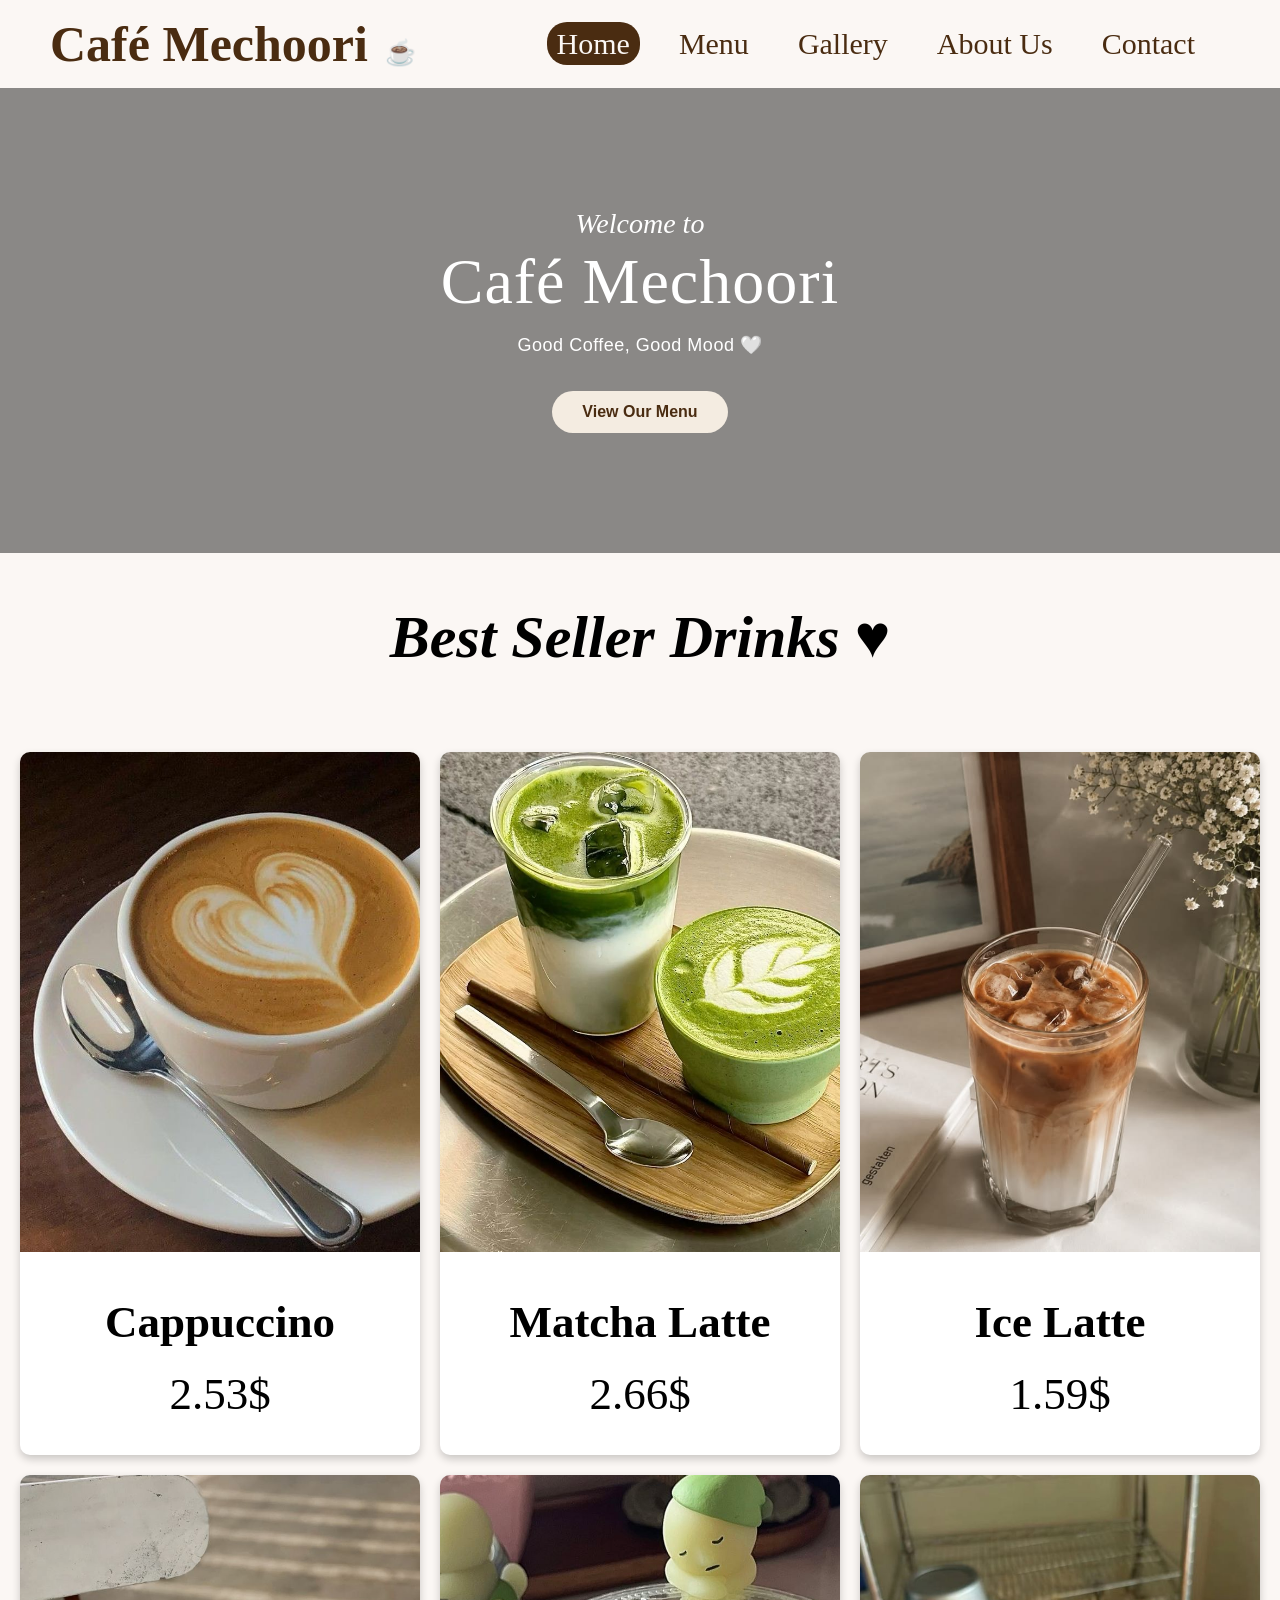
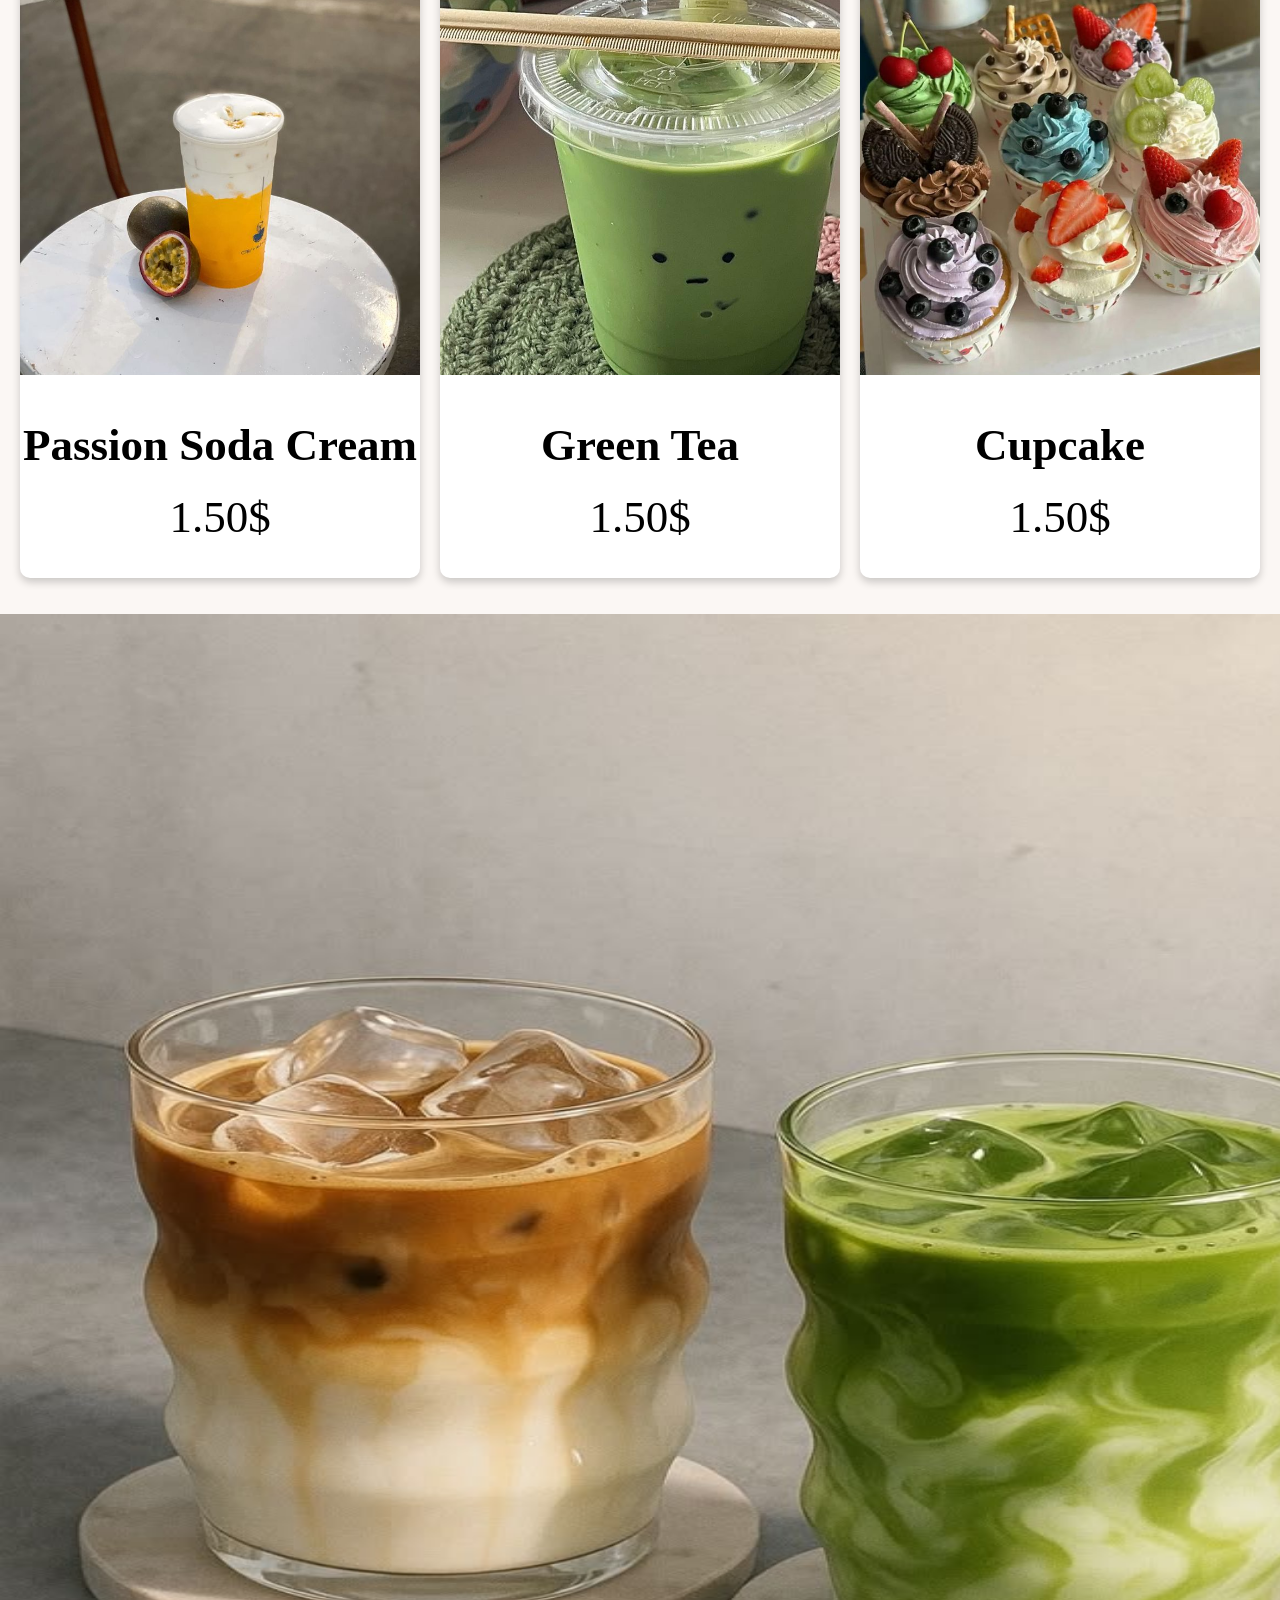
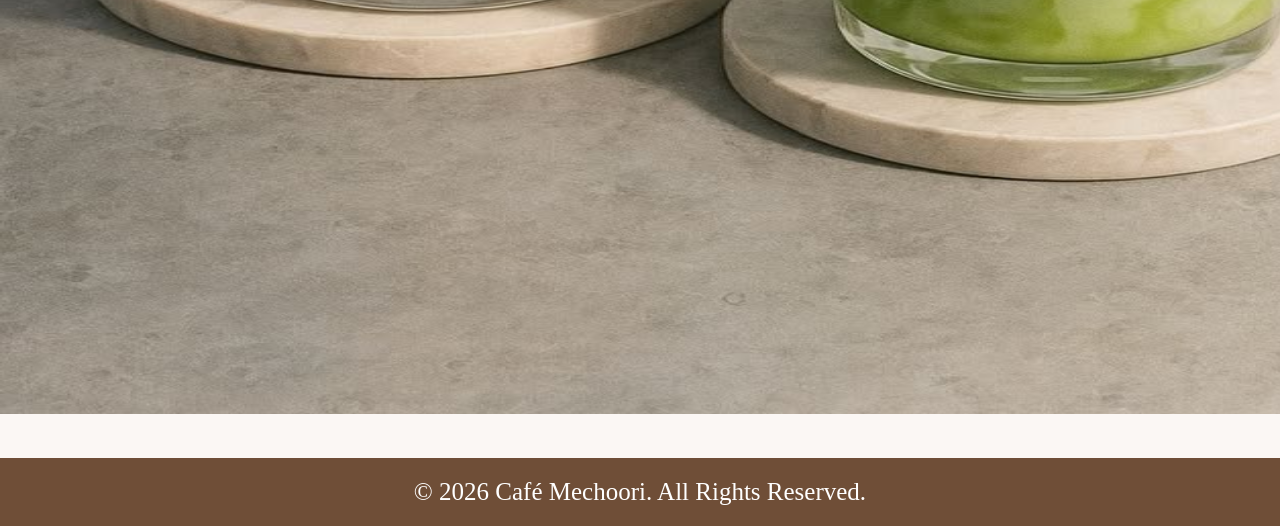
<file: index.html>
<!DOCTYPE html>
<html lang="en">
<head>
    <meta charset="UTF-8">
    <meta name="viewport" content="width=device-width, initial-scale=1.0">
    <title>Café Mechoori</title>
    <link rel="preconnect" href="https://fonts.googleapis.com">
    <link rel="preconnect" href="https://fonts.gstatic.com" crossorigin>
    <link href="https://fonts.googleapis.com/css2?family=Playwrite+GB+S+Guides:ital@0;1&display=swap" rel="stylesheet">
    <link rel="stylesheet" href="style.css">
</head>
<body>
    <header> 
  <h1 class="logo">Café Mechoori <span>☕️</span></h1>
  <nav id="navbar">
    <a href="index.html" class="active">Home</a>
    <a href="menu.html">Menu</a>
    <a href="gallery.html">Gallery</a>
    <a href="about.html">About Us</a>
    <a href="contact.html">Contact</a>
  </nav>
    </header>

    <section class="welcome">
        <div class="welcome-content">
            <p class="subtitle">Welcome to</p>
            <h2 class="main-title">Café Mechoori</h2>
            <p class="tagline">Good Coffee, Good Mood 🤍</p>
            <a href="menu.html" class="menu-btn">View Our Menu</a>
        </div>
    </section>
     
    <section class="best"> <h2>Best Seller Drinks ♥️</h2></section>
    <div class="card-container">
        <div class="card">
            <img src="Assigment Img/Cappuchino.jpg" alt="">
            <h3>Cappuccino</h3>
            <p>2.53$</p>
        </div>
        <div class="card">
            <img src="Assigment Img/Matcha Latte.jpg" alt="">
            <h3>Matcha Latte</h3>
            <p>2.66$</p>
        </div>
        <div class="card">
            <img src="Assigment Img/Ice Latte.jpg" alt="">
            <h3>Ice Latte</h3>
            <p>1.59$</p>
        </div>
        <div class="card">
            <img src="Assigment Img/Passion Cream.jpg" alt="">
            <h3>Passion Soda Cream</h3>
            <p>1.50$</p>
        </div>
        <div class="card">
            <img src="Assigment Img/Green Tea.jpg" alt="">
            <h3>Green Tea</h3>
            <p>1.50$</p>
        </div>
        <div class="card">
            <img src="Assigment Img/Cupcake.jpg" alt="">
            <h3>Cupcake</h3>
            <p>1.50$</p>
        </div>
    </div> <br>
    
    <div class="pic"> <br>
        <img src="Assigment Img/CS3.jpg " alt="" >
    </div>
    
    <footer>
        <p>© 2026 Café Mechoori. All Rights Reserved.</p>
    </footer>
</body>
</html>
</file>
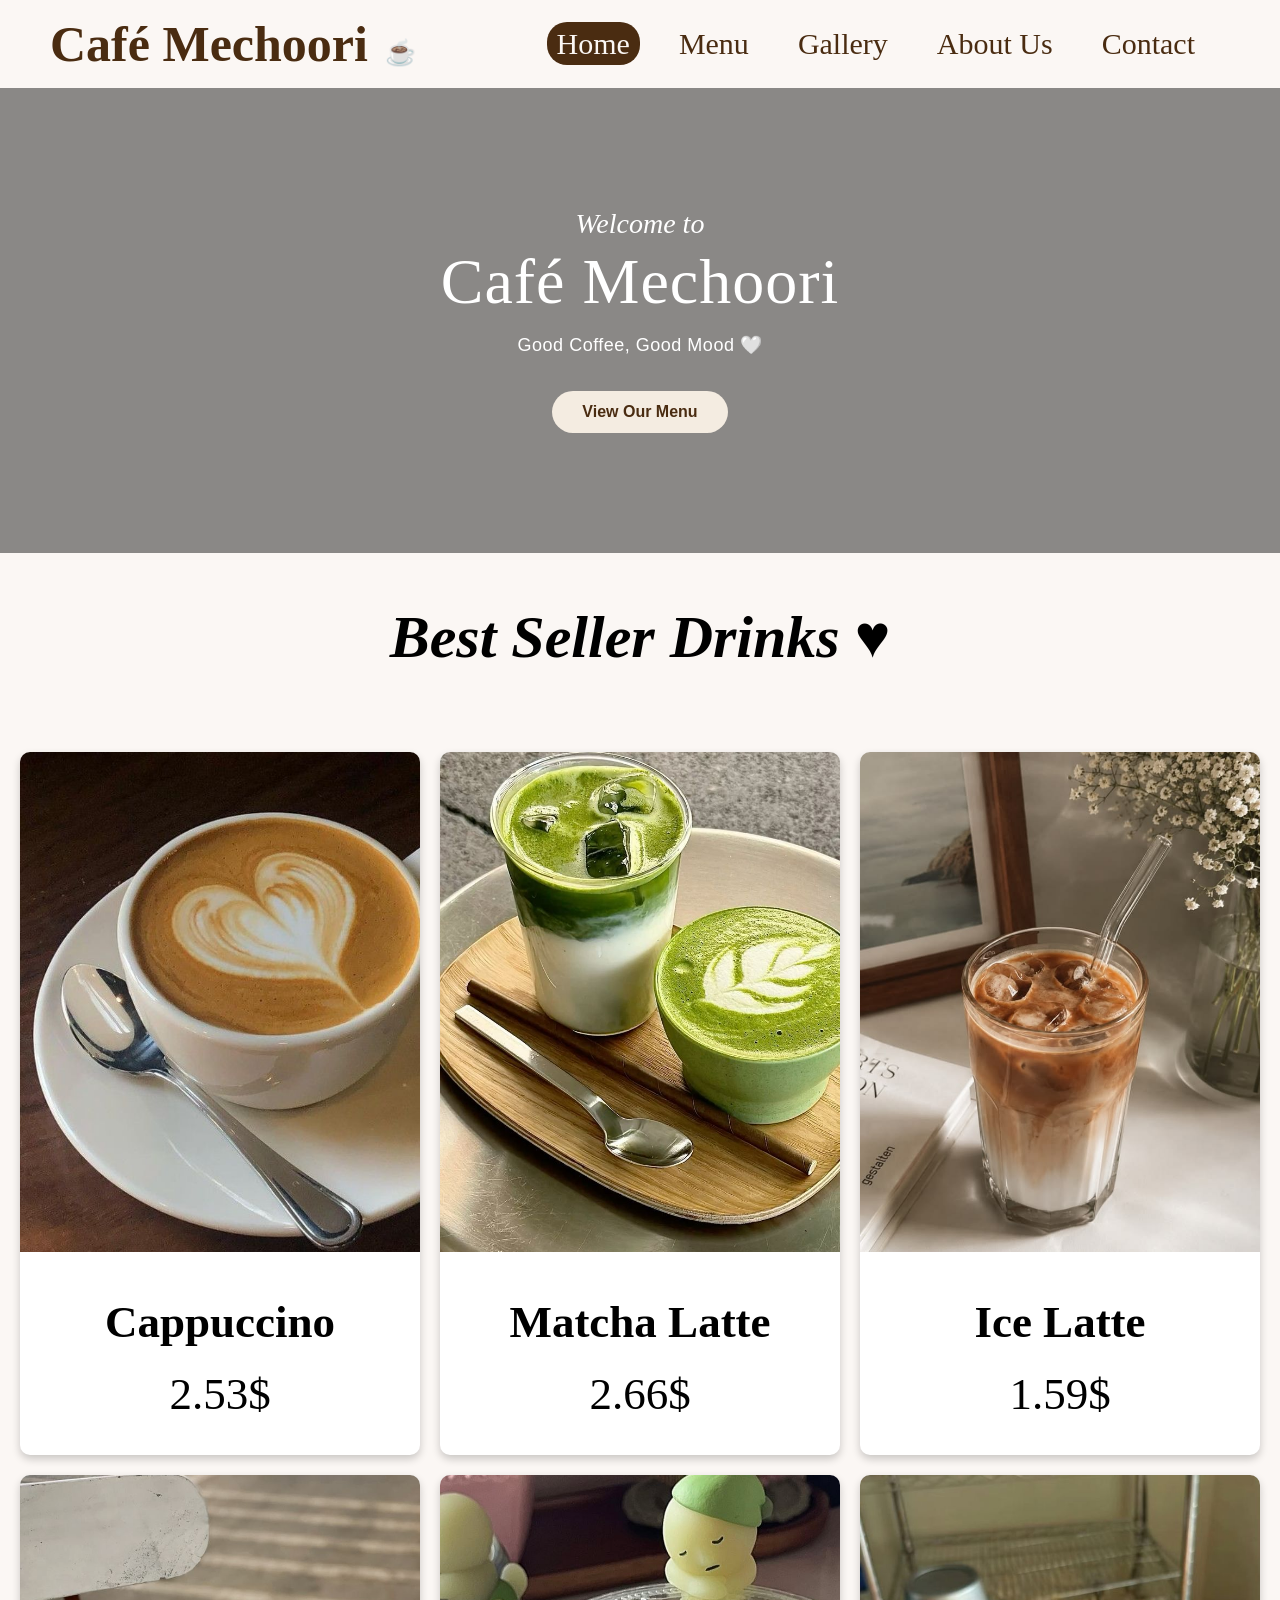
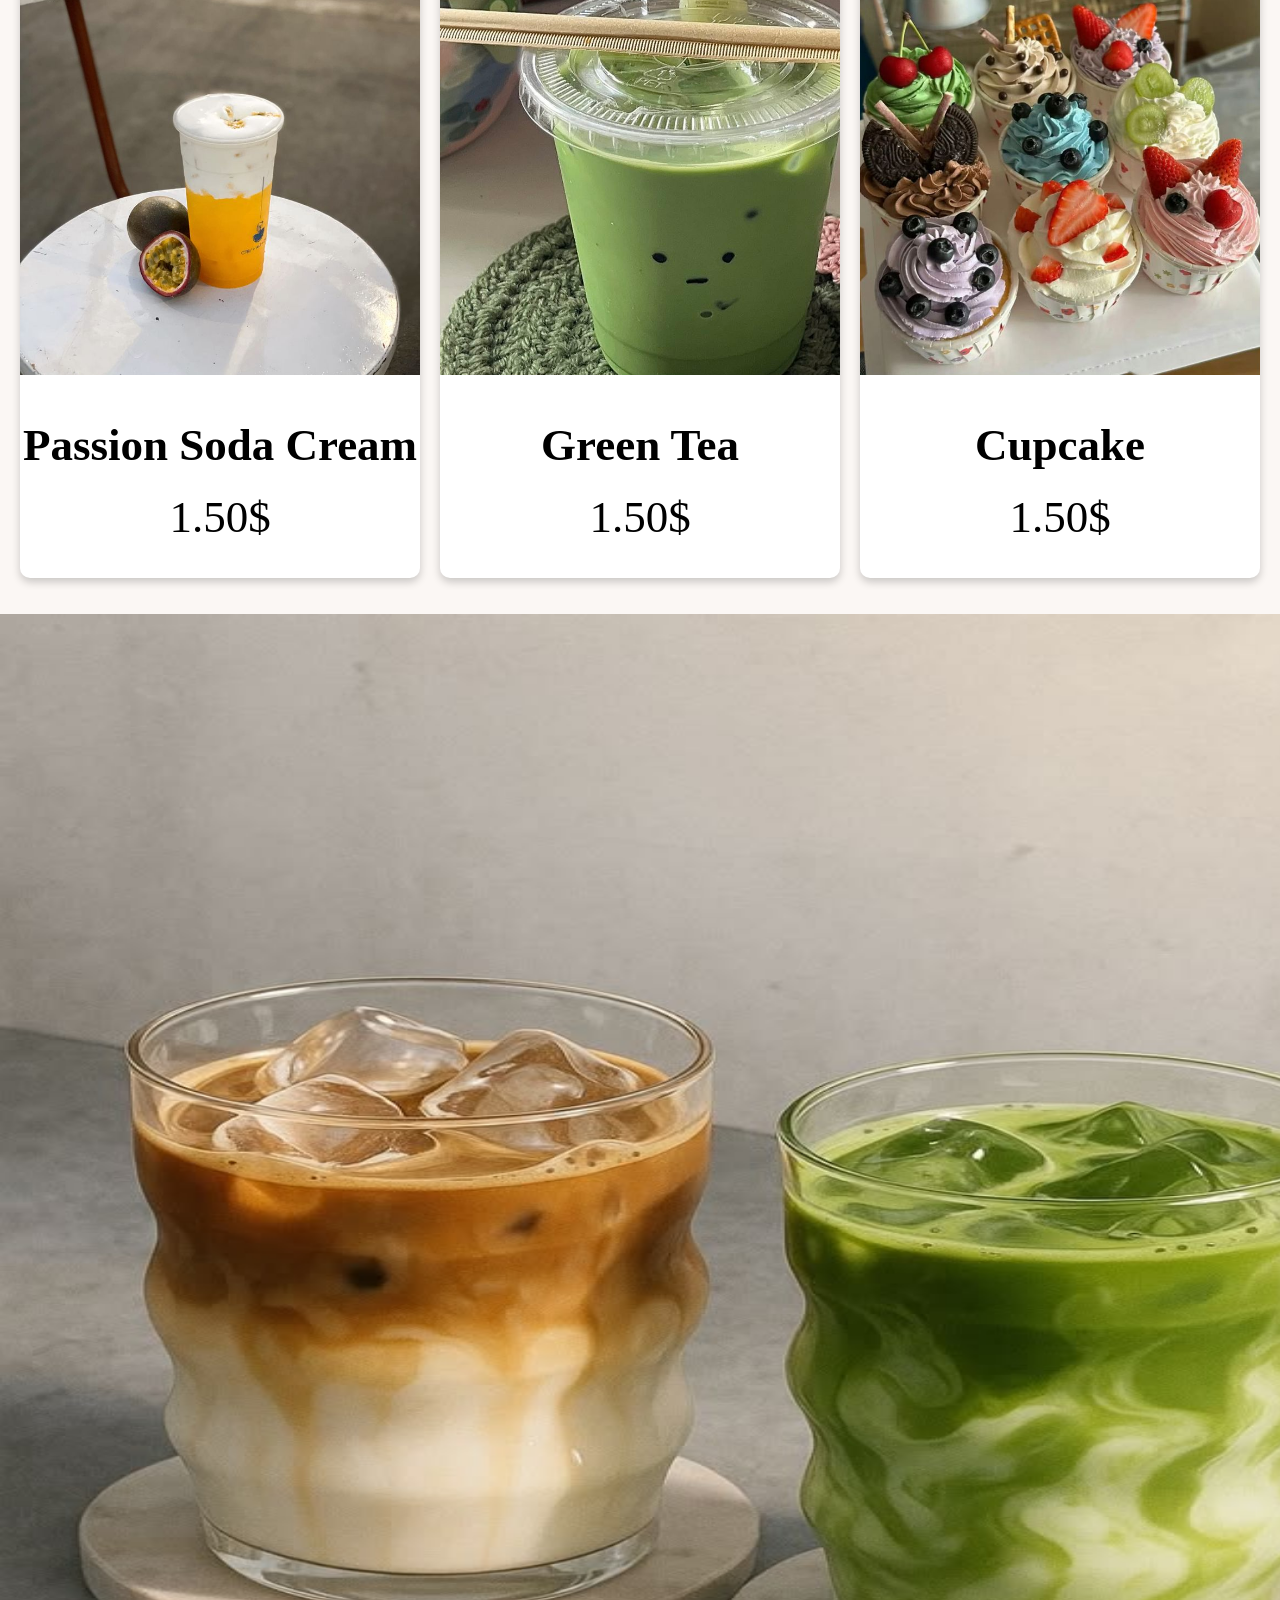
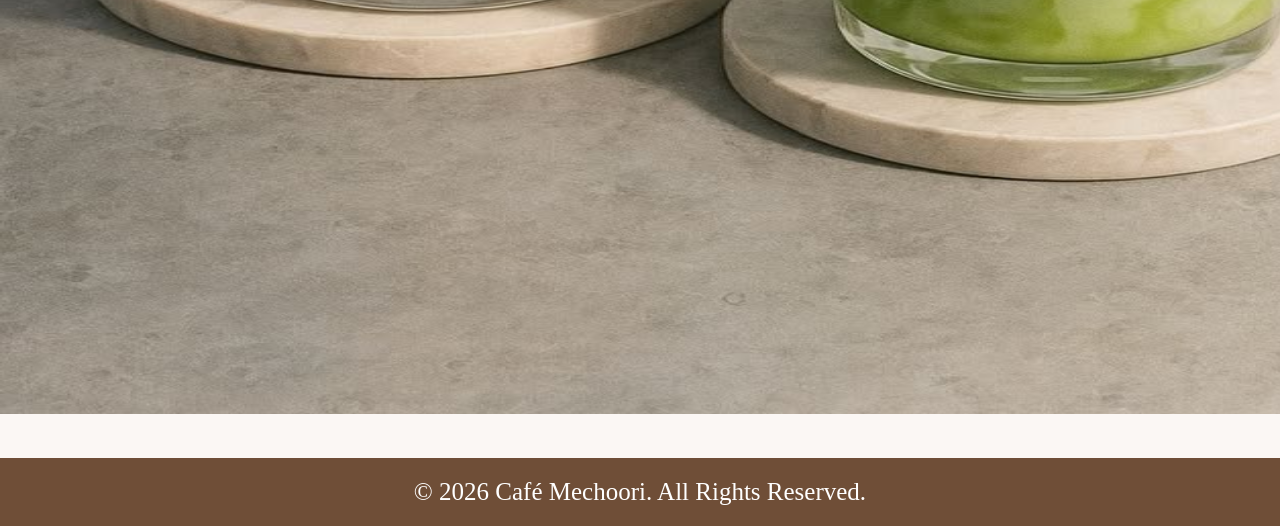
<file: Assigment/index.html>
<!DOCTYPE html>
<html lang="en">
<head>
    <meta charset="UTF-8">
    <meta name="viewport" content="width=device-width, initial-scale=1.0">
    <title>Café Mechoori</title>
    <link rel="preconnect" href="https://fonts.googleapis.com">
    <link rel="preconnect" href="https://fonts.gstatic.com" crossorigin>
    <link href="https://fonts.googleapis.com/css2?family=Playwrite+GB+S+Guides:ital@0;1&display=swap" rel="stylesheet">
    <link rel="stylesheet" href="style.css">
</head>
<body>
    <header> 
  <h1 class="logo">Café Mechoori <span>☕️</span></h1>
  <nav id="navbar">
    <a href="index.html" class="active">Home</a>
    <a href="menu.html">Menu</a>
    <a href="gallery.html">Gallery</a>
    <a href="about.html">About Us</a>
    <a href="contact.html">Contact</a>
  </nav>
    </header>

    <section class="welcome">
        <div class="welcome-content">
            <p class="subtitle">Welcome to</p>
            <h2 class="main-title">Café Mechoori</h2>
            <p class="tagline">Good Coffee, Good Mood 🤍</p>
            <a href="menu.html" class="menu-btn">View Our Menu</a>
        </div>
    </section>
     
    <section class="best"> <h2>Best Seller Drinks ♥️</h2></section>
    <div class="card-container">
        <div class="card">
            <img src="/Assigment Img/Cappuchino.jpg" alt="">
            <h3>Cappuccino</h3>
            <p>2.53$</p>
        </div>
        <div class="card">
            <img src="/Assigment Img/Matcha Latte.jpg" alt="">
            <h3>Matcha Latte</h3>
            <p>2.66$</p>
        </div>
        <div class="card">
            <img src="/Assigment Img/Ice Latte.jpg" alt="">
            <h3>Ice Latte</h3>
            <p>1.59$</p>
        </div>
        <div class="card">
            <img src="/Assigment Img/Passion Cream.jpg" alt="">
            <h3>Passion Soda Cream</h3>
            <p>1.50$</p>
        </div>
        <div class="card">
            <img src="/Assigment Img/Green Tea.jpg" alt="">
            <h3>Green Tea</h3>
            <p>1.50$</p>
        </div>
        <div class="card">
            <img src="/Assigment Img/Cupcake.jpg" alt="">
            <h3>Cupcake</h3>
            <p>1.50$</p>
        </div>
    </div> <br>
    
    <div class="pic"> <br>
        <img src="/Assigment Img/CS3.jpg " alt="" >
    </div>
    
    <footer>
        <p>© 2026 Café Mechoori. All Rights Reserved.</p>
    </footer>
</body>
</html>
</file>
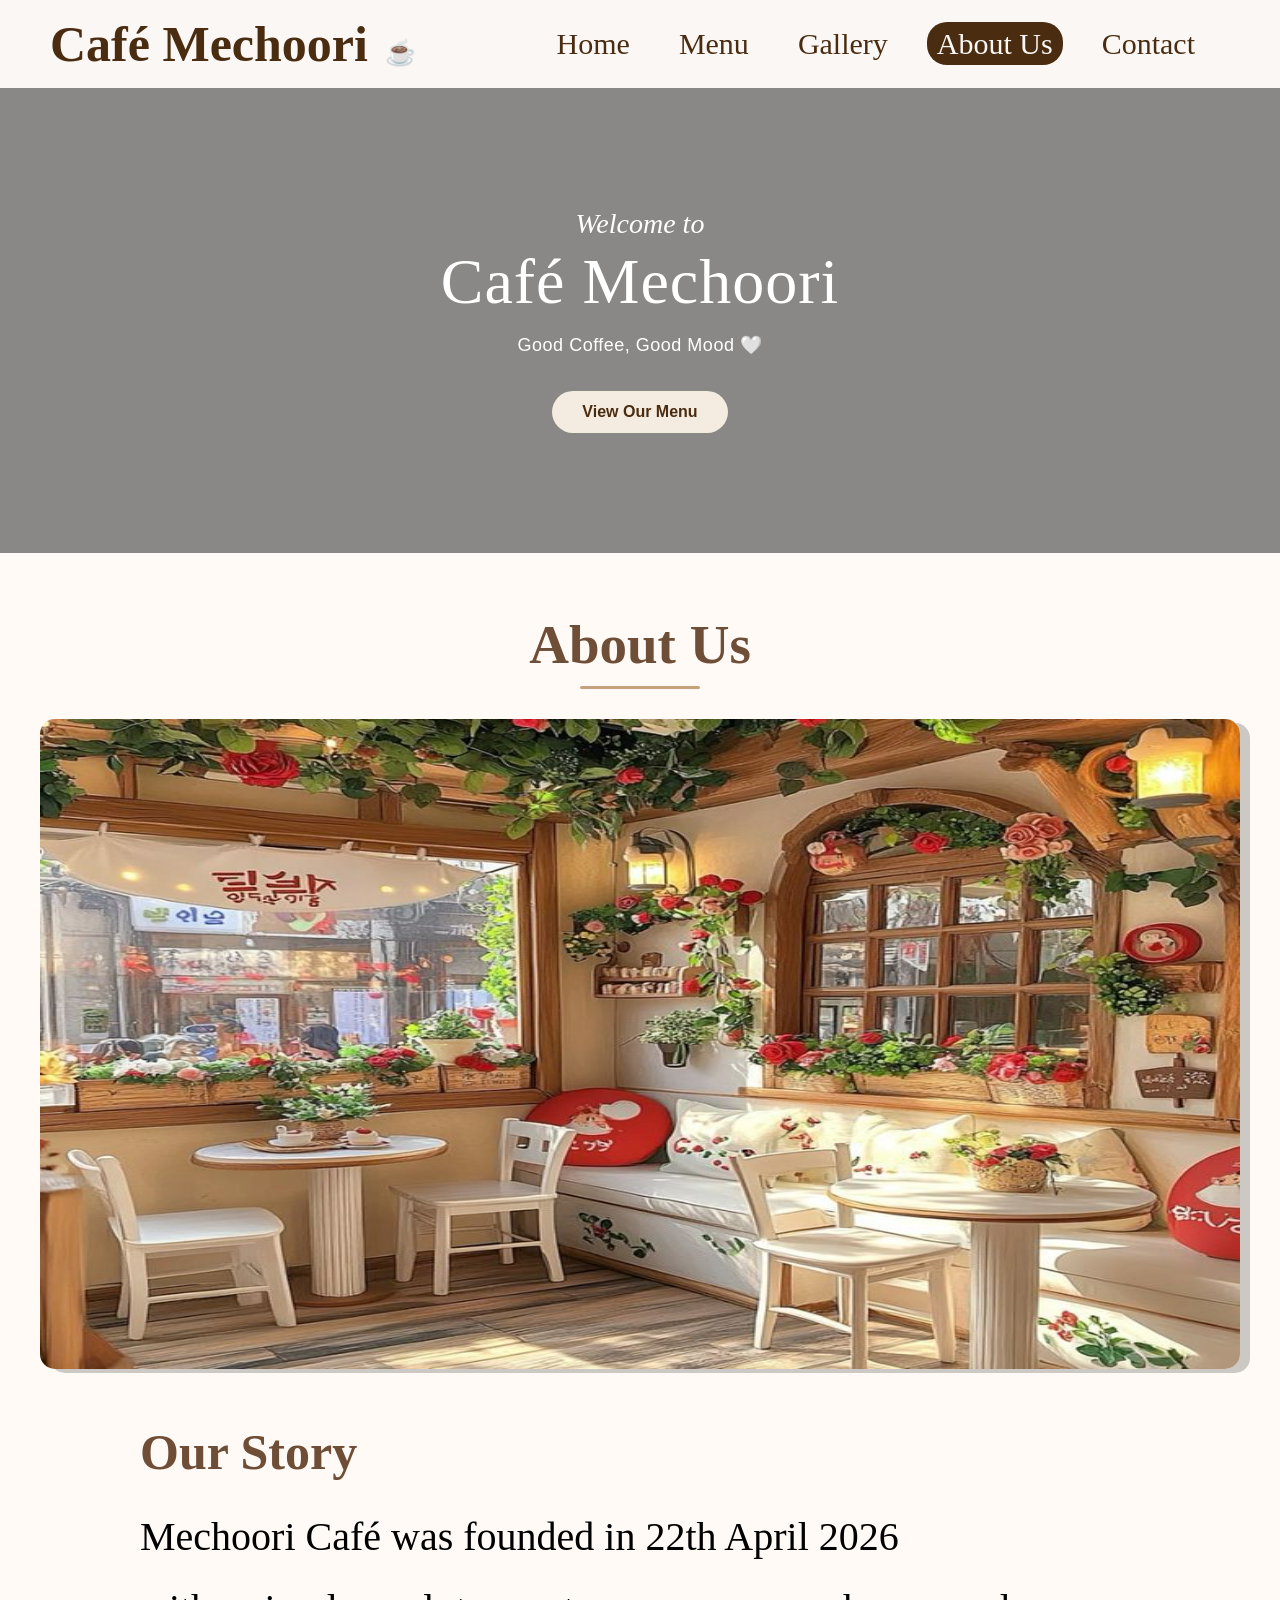
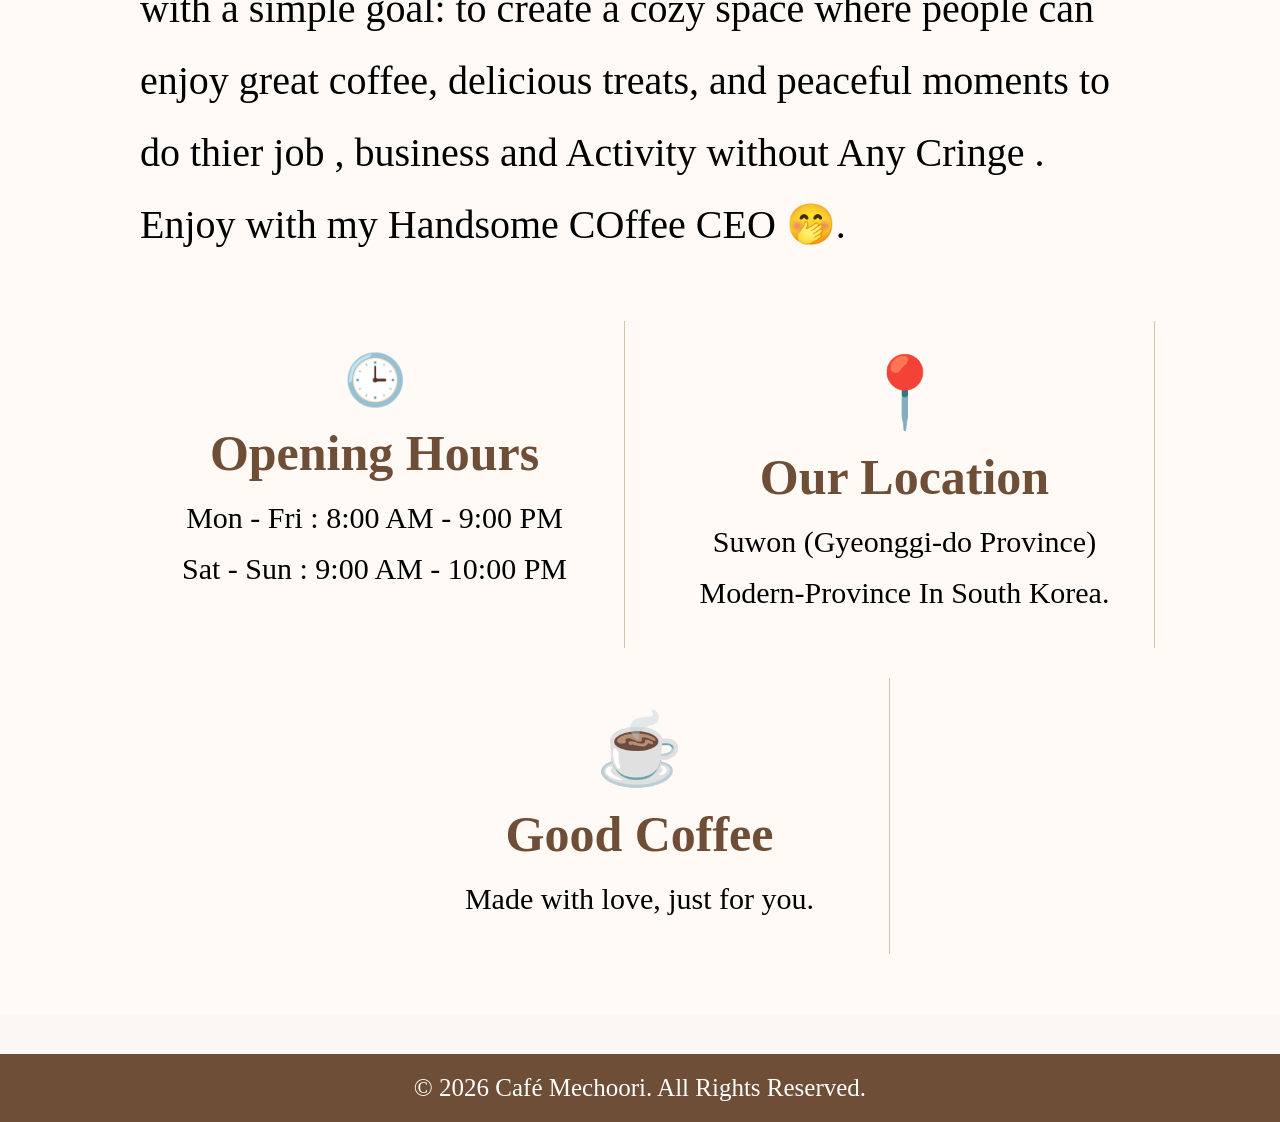
<file: about.html>
<!DOCTYPE html>
<html lang="en">
<head>
    <meta charset="UTF-8">
    <meta name="viewport" content="width=device-width, initial-scale=1.0">
    <title>About us</title>
    <title>Café Mechoori</title>
    <link rel="preconnect" href="https://fonts.googleapis.com">
    <link rel="preconnect" href="https://fonts.gstatic.com" crossorigin>
    <link href="https://fonts.googleapis.com/css2?family=Playwrite+GB+S+Guides:ital@0;1&display=swap" rel="stylesheet">
    <link rel="stylesheet" href="style.css">
</head>
<body>
    
    <header> 
  <h1 class="logo">Café Mechoori <span>☕️</span></h1>
  <nav id="navbar">
    <a href="index.html" >Home</a>
    <a href="menu.html">Menu</a>
    <a href="gallery.html" >Gallery</a>
    <a href="about.html" class="active">About Us</a>
    <a href="contact.html">Contact</a>
  </nav>
    </header>
    <section class="welcome">
        <div class="welcome-content">
            <p class="subtitle">Welcome to</p>
            <h2 class="main-title">Café Mechoori</h2>
            <p class="tagline">Good Coffee, Good Mood 🤍</p>
            <a href="" class="menu-btn">View Our Menu</a>
        </div>
    </section>
    <section class="about-section">

    <h1 class="about-title">About Us</h1>

    <div class="line"></div>

    <div class="about-container">

        <!-- LEFT IMAGE -->

        <div class="about-image">
            <img src="Assigment Img/CG1.jpg" alt="">
        </div>

        <!-- RIGHT TEXT -->

        <div class="about-text">

            <h2>Our Story</h2>

            <p>
                Mechoori Café was founded in   22th   April  2026 <br>
                with a simple goal:
                to create a cozy space where people
                can enjoy great coffee, delicious treats,
                and peaceful moments to do thier job , business and Activity without Any Cringe .
                Enjoy with my Handsome COffee CEO 🤭.
            </p>

        </div>

    </div>

    <!-- INFO BOXES -->

    <div class="info-container">

        <div class="info-box">
            <h2 style="font-size: 50px;">🕒</h2>
            <h3>Opening Hours</h3>

            <p>
                Mon - Fri : 8:00 AM - 9:00 PM
            </p>

            <p>
                Sat - Sun : 9:00 AM - 10:00 PM
            </p>
        </div>

        <div class="info-box">
            <h2>📍</h2>
            <h3>Our Location</h3>

            <p>
                Suwon (Gyeonggi-do Province)
                Modern-Province In South Korea.
            </p>
        </div>

        <div class="info-box">
            <h2>☕️</h2>
            <h3>Good Coffee</h3>

            <p>
                Made with love,
                just for you.
            </p>
        </div>

    </div>

</section>
<footer>
        <p>© 2026 Café Mechoori. All Rights Reserved.</p>
    </footer>
</body>
</html>
</file>
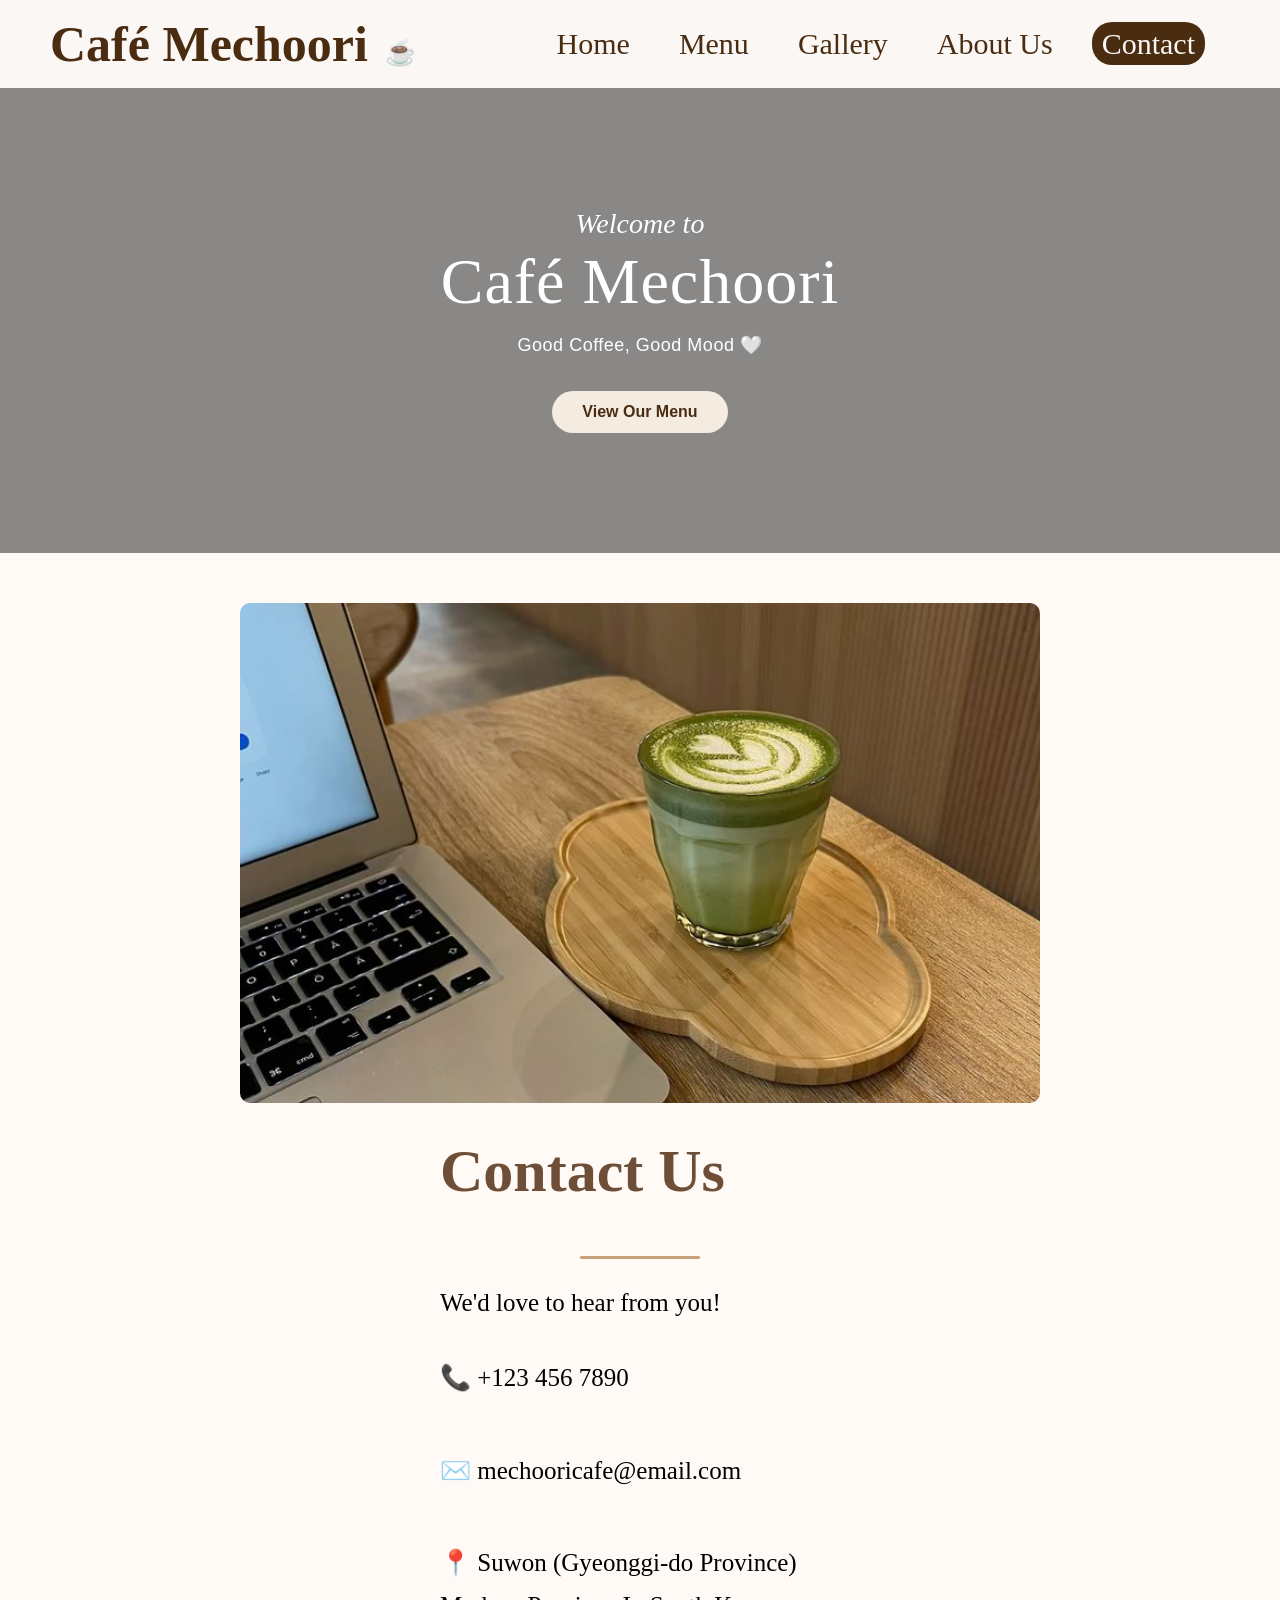
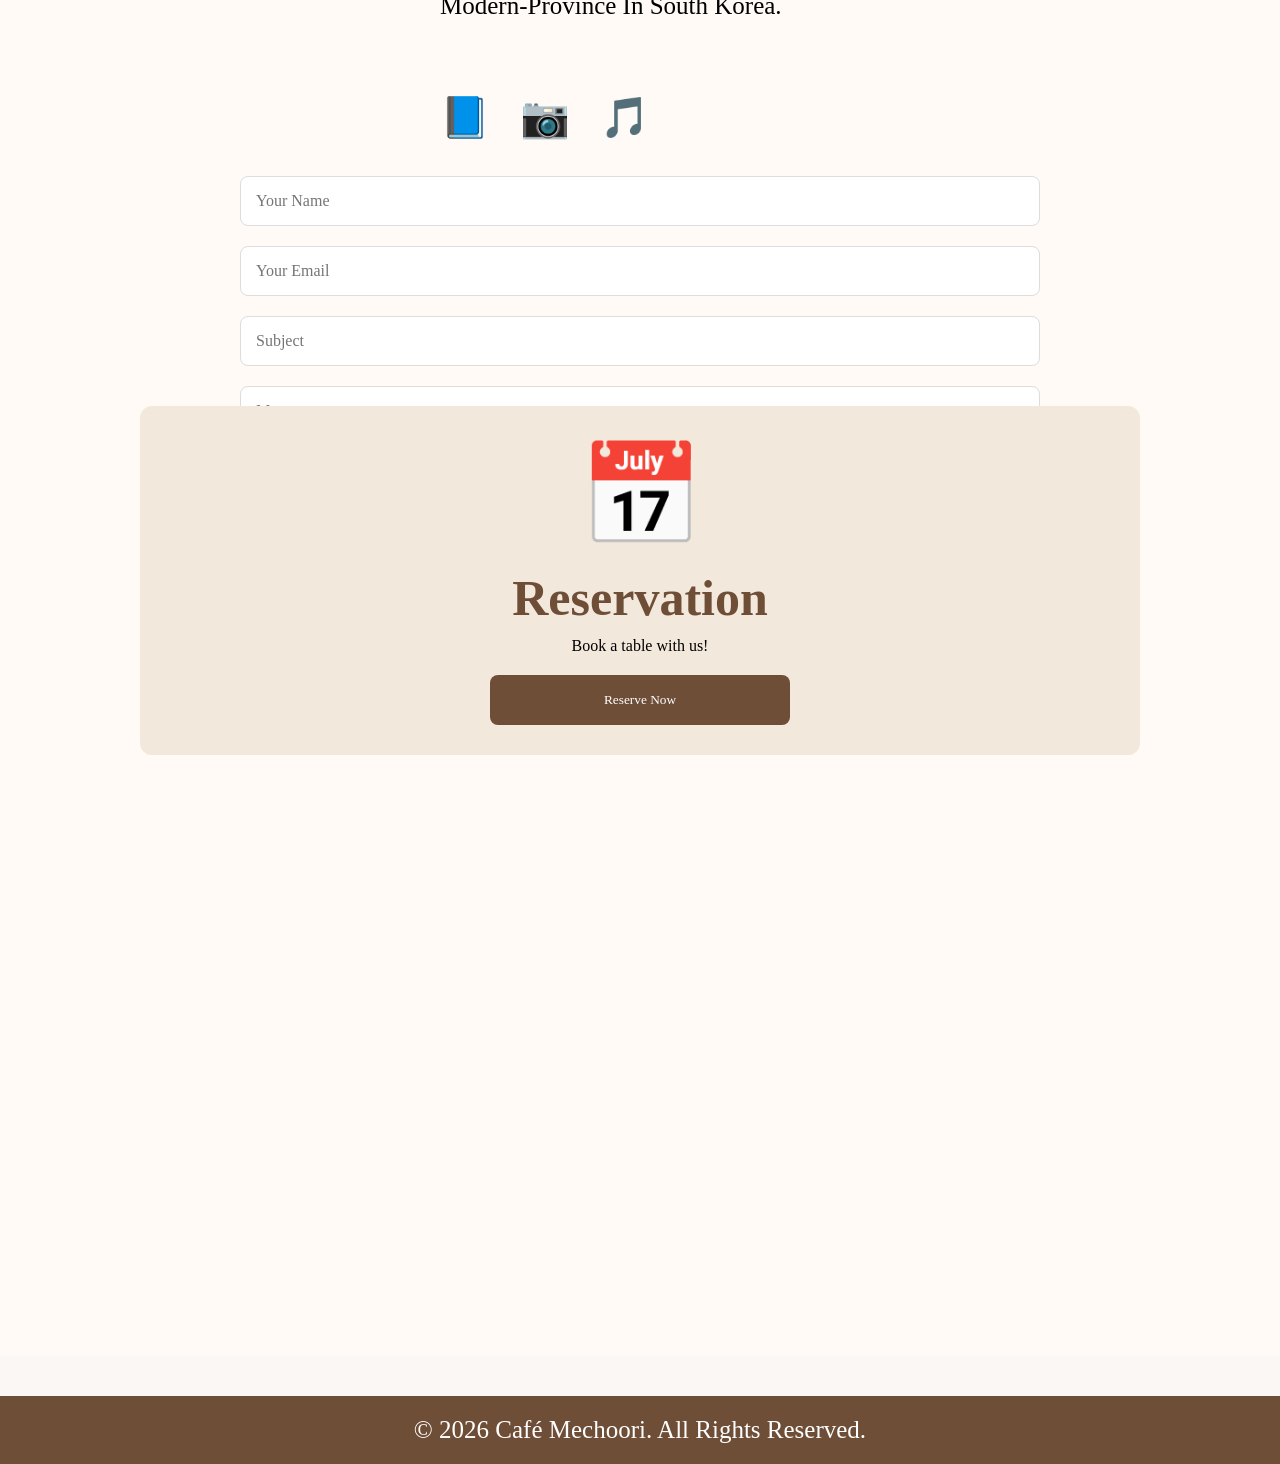
<file: contact.html>
<!DOCTYPE html>
<html lang="en">
<head>
    <meta charset="UTF-8">
    <meta name="viewport" content="width=], initial-scale=1.0">
    <title>Café Mechoori</title>
    <link rel="preconnect" href="https://fonts.googleapis.com">
    <link rel="preconnect" href="https://fonts.gstatic.com" crossorigin>
    <link href="https://fonts.googleapis.com/css2?family=Playwrite+GB+S+Guides:ital@0;1&display=swap" rel="stylesheet">
    <link rel="stylesheet" href="style.css">
</head>
<body>
     <header> 
  <h1 class="logo">Café Mechoori <span>☕️</span></h1>
  <nav id="navbar">
    <a href="index.html" >Home</a>
    <a href="menu.html">Menu</a>
    <a href="gallery.html" >Gallery</a>
    <a href="about.html" >About Us</a>
    <a href="contact.html"class="active">Contact</a>
  </nav>
    </header>
    <section class="welcome">
        <div class="welcome-content">
            <p class="subtitle">Welcome to</p>
            <h2 class="main-title">Café Mechoori</h2>
            <p class="tagline">Good Coffee, Good Mood 🤍</p>
            <a href="" class="menu-btn">View Our Menu</a>
        </div>
    </section>
    
    
    
    <section class="contact-section">

    <!-- LEFT IMAGE -->

    <div class="contact-image">
        <img src="Assigment Img/CS1.jpg" alt="">
    </div>

    <!-- MIDDLE INFO -->

    <div class="contact-info">

        <h1 >Contact Us</h1>

        <div class="line"></div>

        <p>We'd love to hear from you!</p>

        <div class="contact-details">

            <p>📞 +123 456 7890</p>

            <p>✉️ mechooricafe@email.com</p>

            <p>📍 Suwon (Gyeonggi-do Province)
                Modern-Province In South Korea.
            </p>

        </div>

        <div class="social-icons">

            <span>📘</span>
            <span>📷</span>
            <span>🎵</span>

        </div>

    </div>

    <!-- FORM -->

    <div class="contact-form">

        <form>

            <input type="text" placeholder="Your Name">

            <input type="email" placeholder="Your Email">

            <input type="text" placeholder="Subject">

            <textarea placeholder="Message"></textarea>

            <button type="submit">
                Send Message ✈️
            </button>

        </form>

    </div>

    <!-- RIGHT SIDE -->

    <div class="reservation-box">

        <div class="reserve-card">

            <h2>📅</h2>

            <h3>Reservation</h3>

            <p>Book a table with us!</p>

            <button>Reserve Now</button>

        </div>

        
    </div>

</section>
<footer>
        <p>© 2026 Café Mechoori. All Rights Reserved.</p>
    </footer>
</body>
</html>
</file>
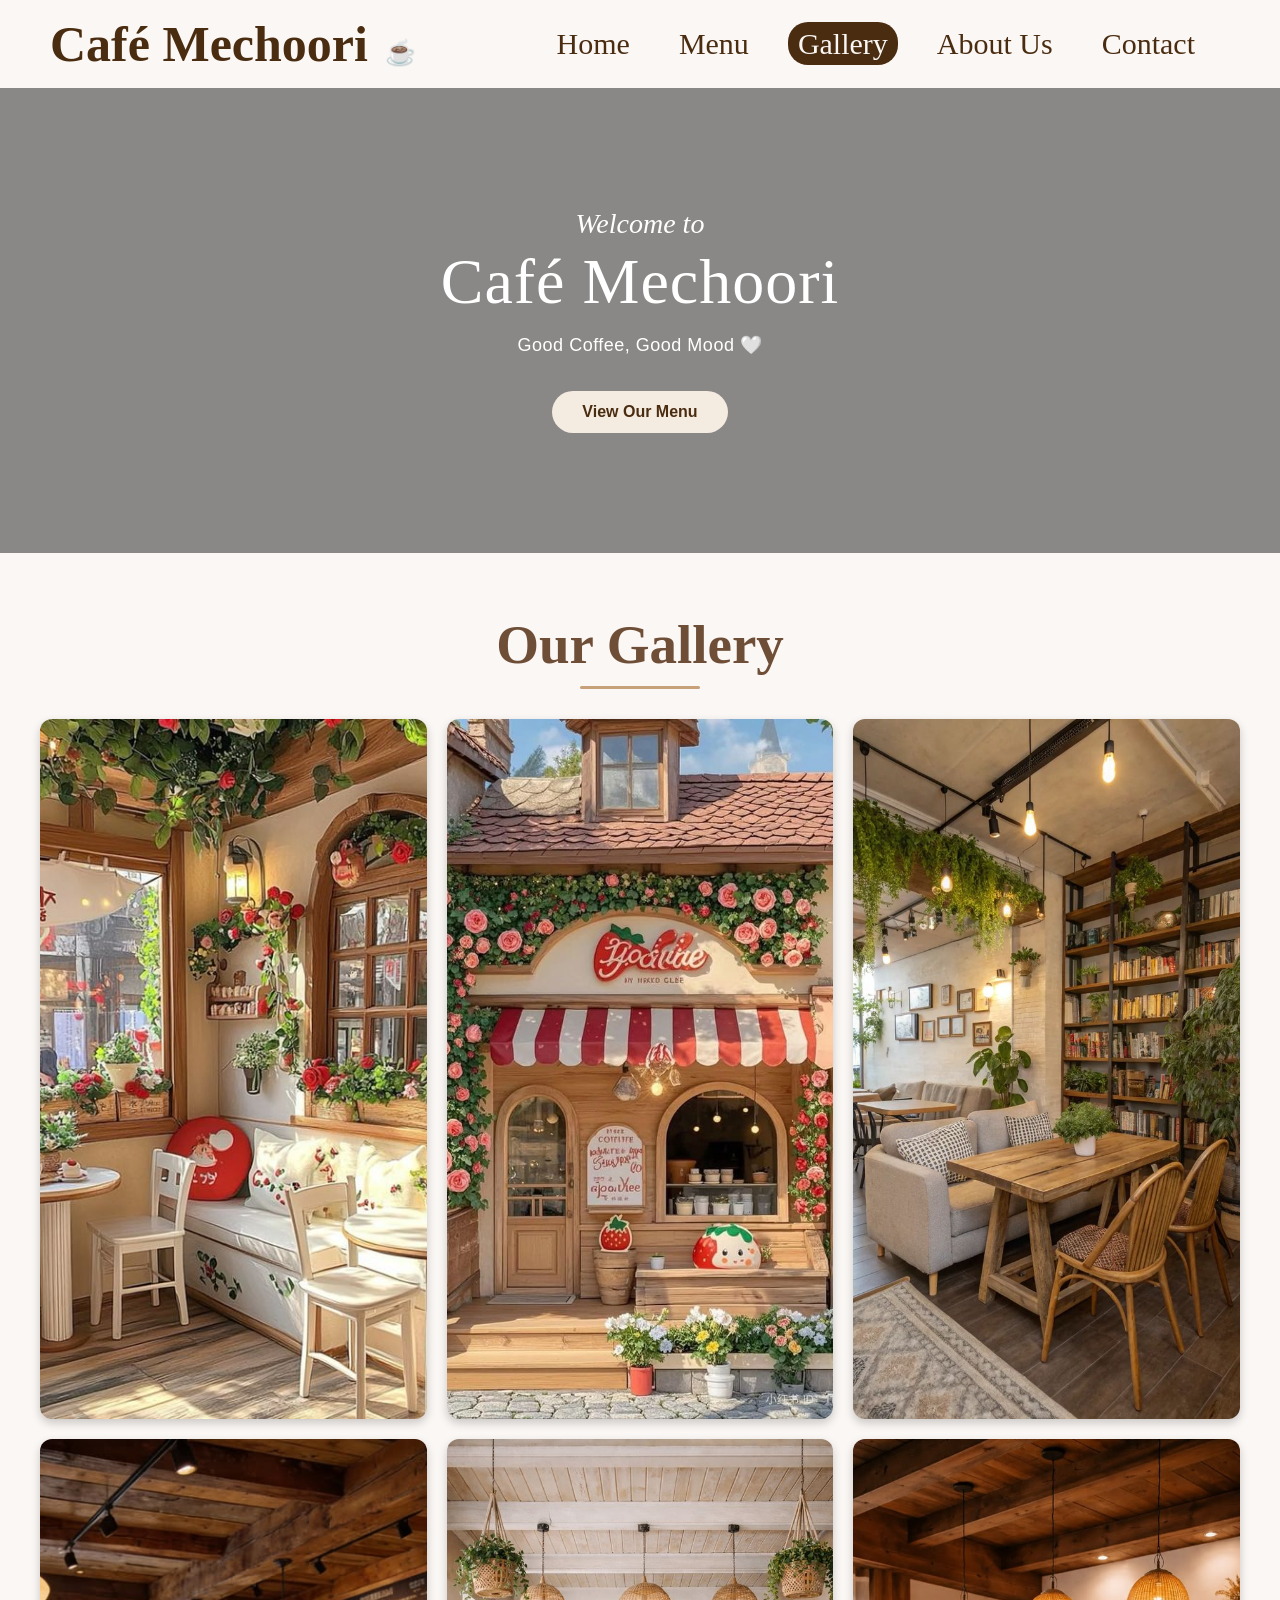
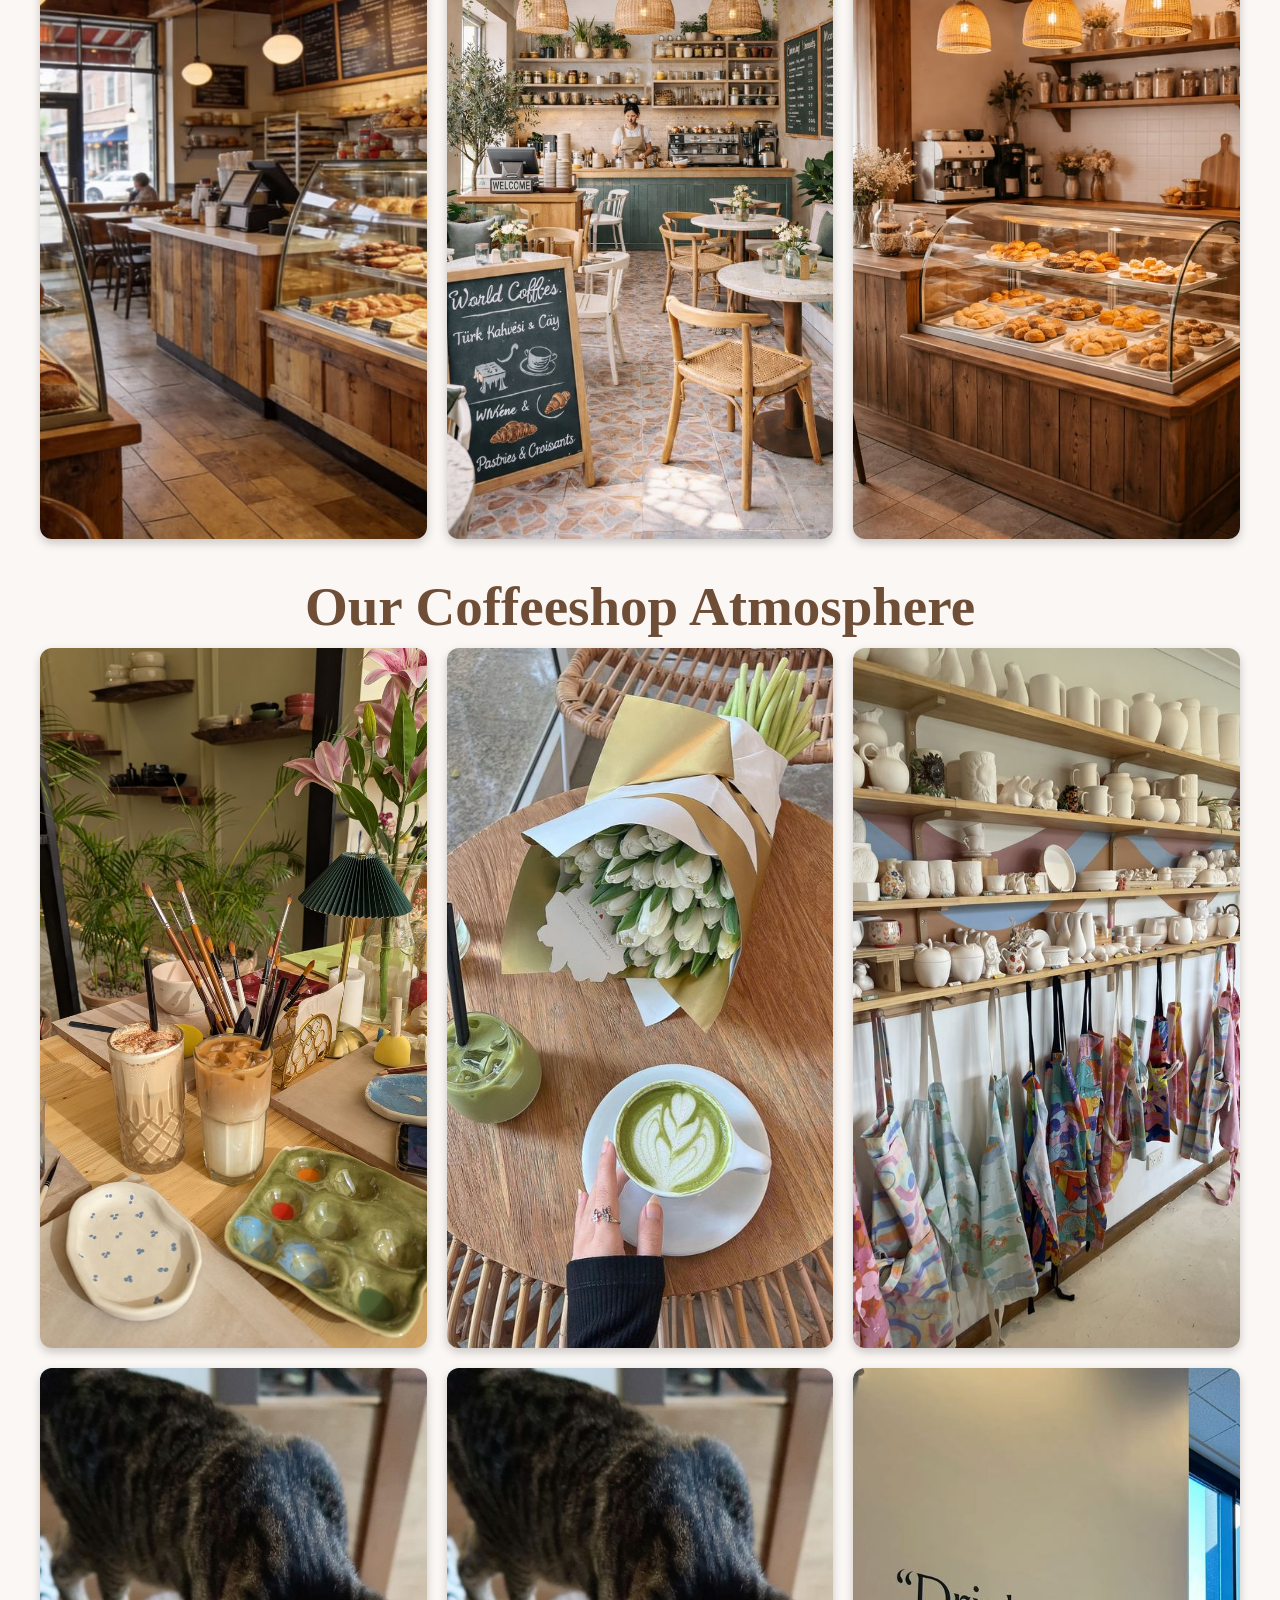
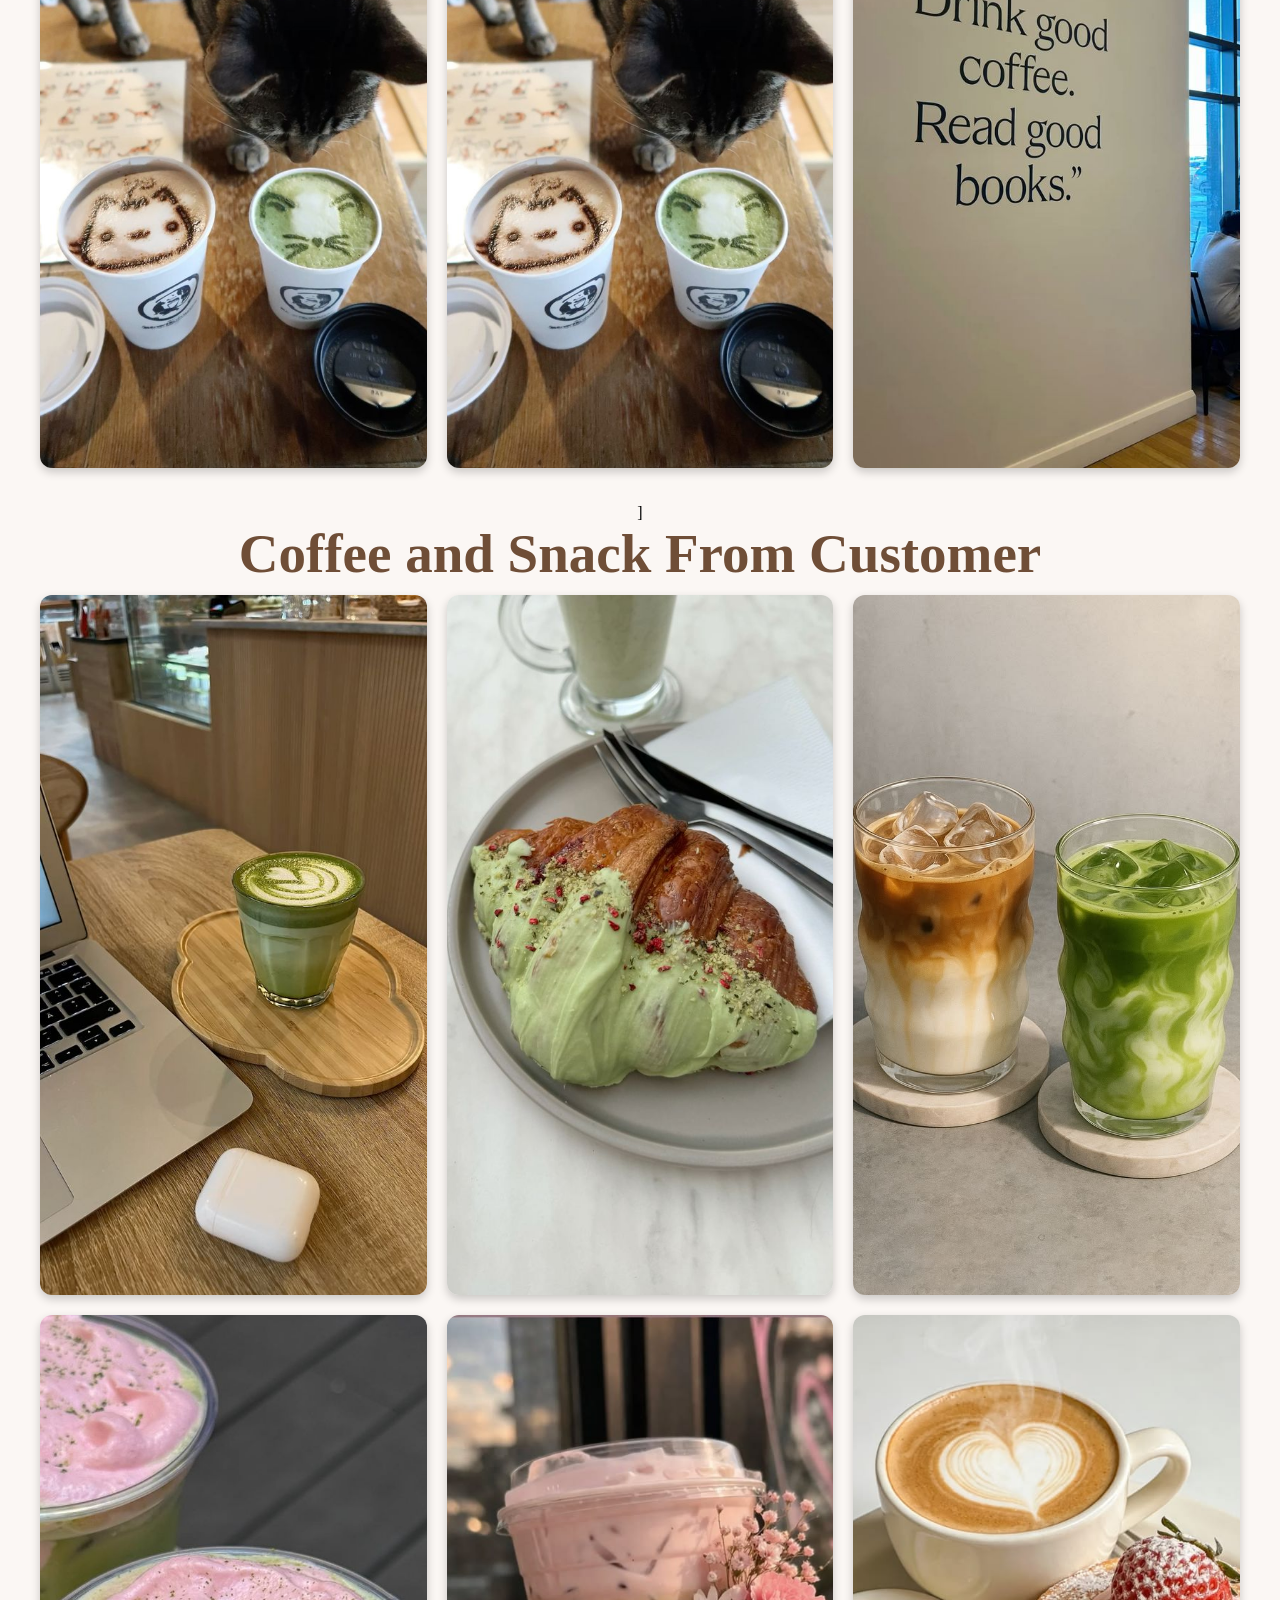
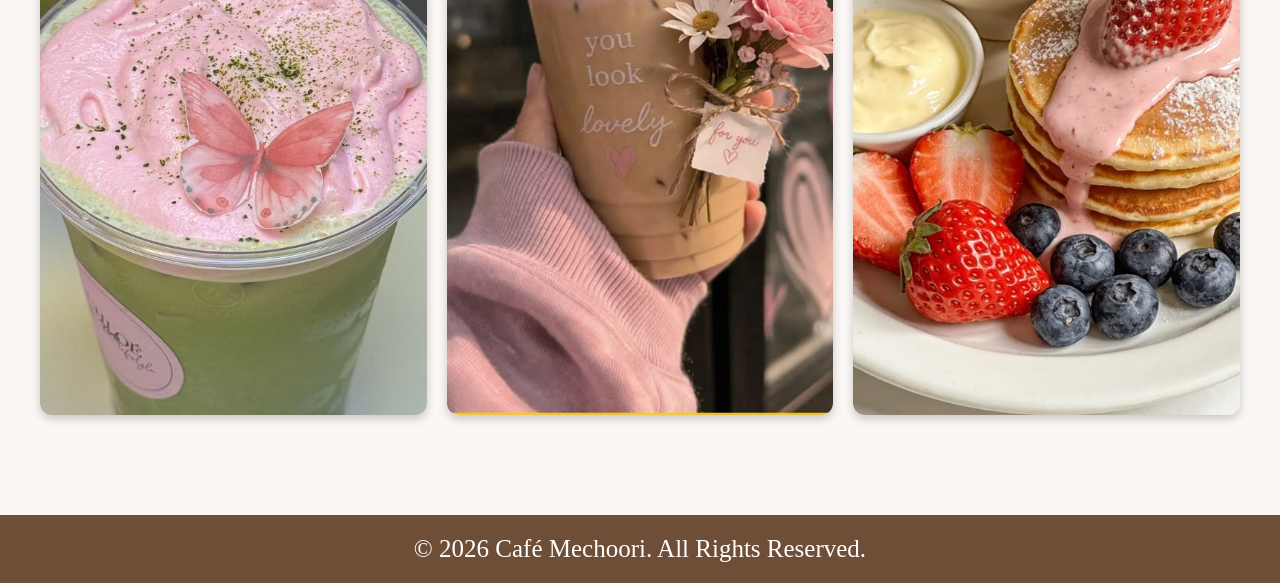
<file: gallery.html>
<!DOCTYPE html>
<html lang="en">
<head>
    <meta charset="UTF-8">
    <meta name="viewport" content="width=device-width, initial-scale=1.0">
    <title>Gallery</title>
    <link rel="preconnect" href="https://fonts.googleapis.com">
    <link rel="preconnect" href="https://fonts.gstatic.com" crossorigin>
    <link href="https://fonts.googleapis.com/css2?family=Playwrite+GB+S+Guides:ital@0;1&display=swap" rel="stylesheet">
    <link rel="stylesheet" href="style.css">
</head>
<body>
    <header> 
  <h1 class="logo">Café Mechoori <span>☕️</span></h1>
  <nav id="navbar">
    <a href="index.html" >Home</a>
    <a href="menu.html">Menu</a>
    <a href="gallery.html" class="active">Gallery</a>
    <a href="about.html">About Us</a>
    <a href="contact.html">Contact</a>
  </nav>
    </header>

    <section class="welcome">
        <div class="welcome-content">
            <p class="subtitle">Welcome to</p>
            <h2 class="main-title">Café Mechoori</h2>
            <p class="tagline">Good Coffee, Good Mood 🤍</p>
            <a href="" class="menu-btn">View Our Menu</a>
        </div>
    </section>
    <section class="gallery-section">

    <h1 class="gallery-title">Our Gallery</h1>

    <div class="line"></div>

    <div class="gallery-container">

        <img src="Assigment Img/CG1.jpg" alt="">
        <img src="Assigment Img/CG22.jpg" alt="">
        <img src="Assigment Img/CG3.jpg" alt="">
        <img src="Assigment Img/CG4.jpg" alt="">
        <img src="Assigment Img/CG5.jpg" alt="">
        <img src="Assigment Img/CG6.jpg" alt="">  

    </div>
    <br><br>
    <h2 class="gallery-title">Our Coffeeshop Atmosphere</h2>
    <div class="gallery-container">

        <img src="Assigment Img/CA1.jpg" alt="">
        <img src="Assigment Img/CA2.jpg" alt="">
        <img src="Assigment Img/CA3.jpg" alt="">
        <img src="Assigment Img/CA4.jpg" alt="">
        <img src="Assigment Img/CA4.jpg" alt="">
        <img src="Assigment Img/CA5.jpg" alt="">  

    </div>
    <br><br>]
    <h2 class="gallery-title">Coffee and Snack From Customer</h2>
    <div class="gallery-container">

        <img src="Assigment Img/CS1.jpg" alt="">
        <img src="Assigment Img/CS2.jpg" alt="">
        <img src="Assigment Img/CS3.jpg" alt="">
        <img src="Assigment Img/CS4.jpg" alt="">
        <img src="Assigment Img/CS5.jpg" alt="">
        <img src="Assigment Img/CS6.jpg" alt="">  

    </div>

</section>
    <footer>
        <p>© 2026 Café Mechoori. All Rights Reserved.</p>
    </footer>
</body>
</html>
</file>
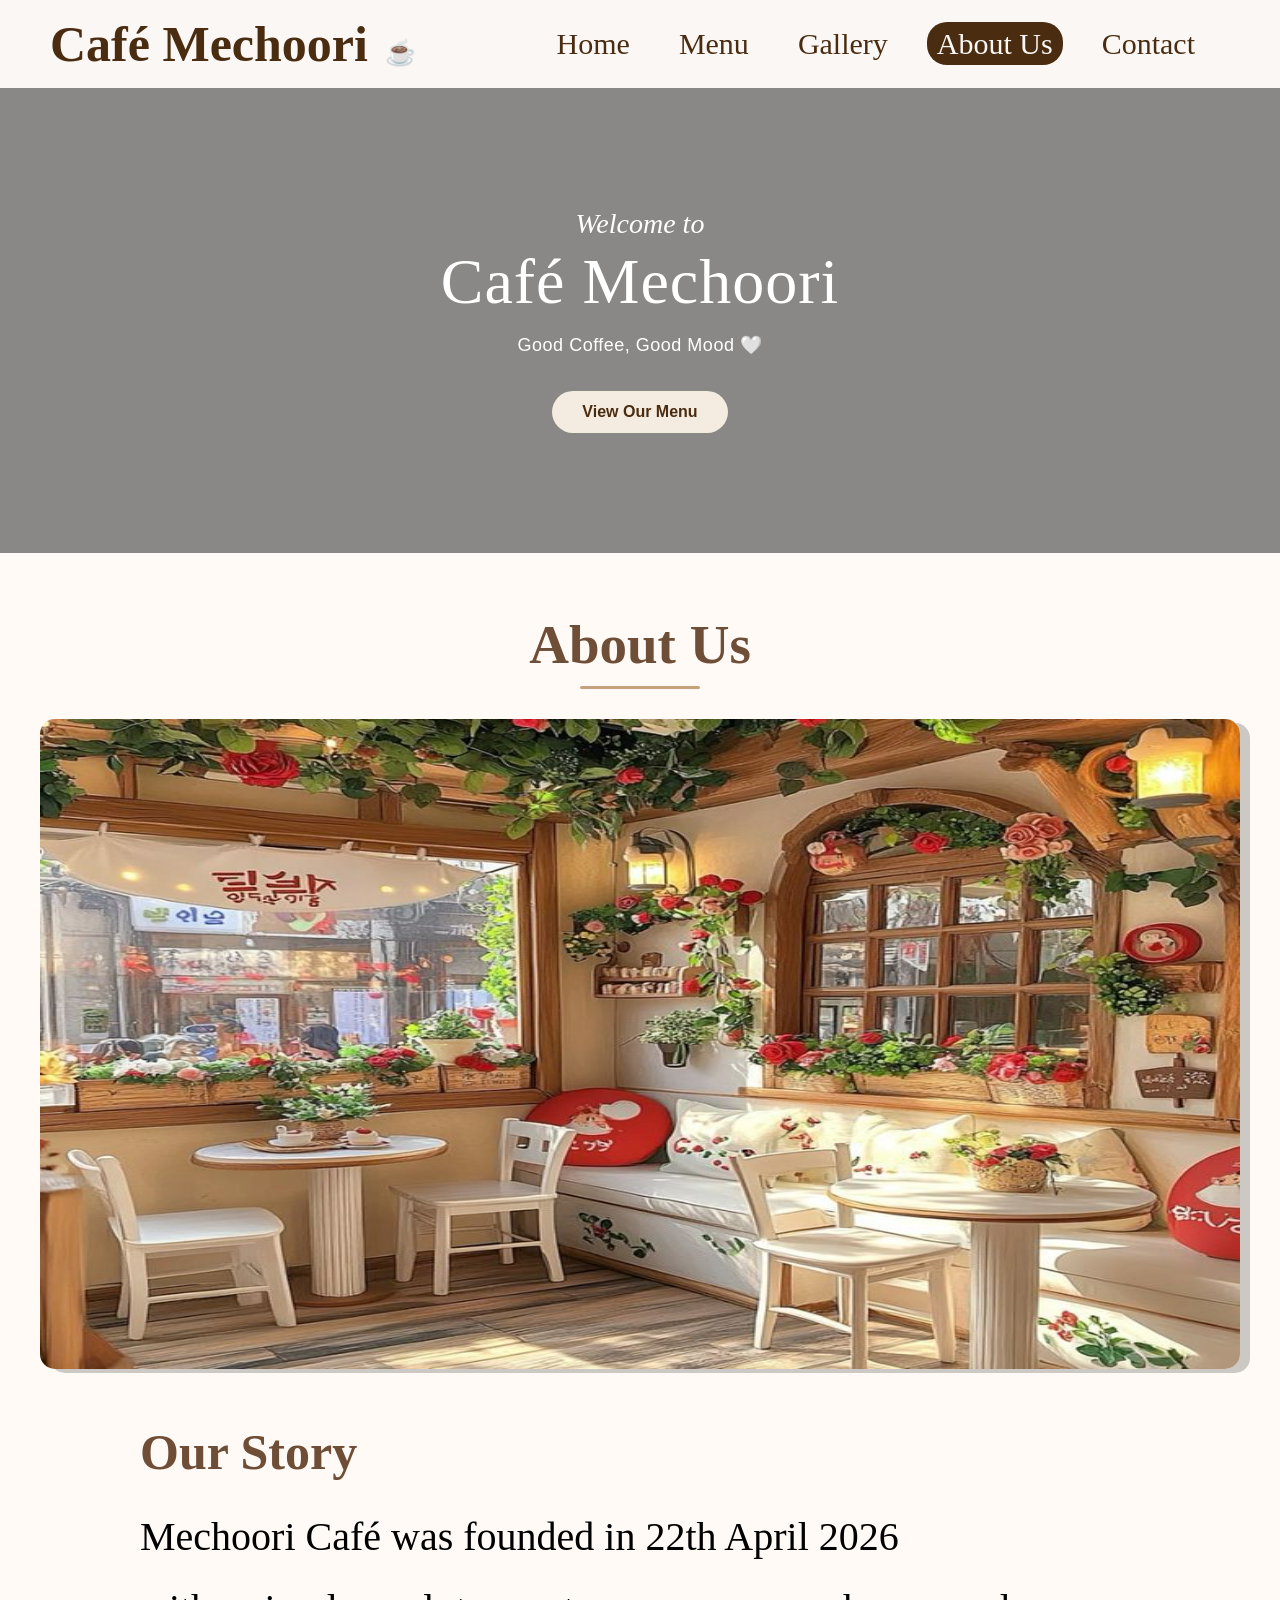
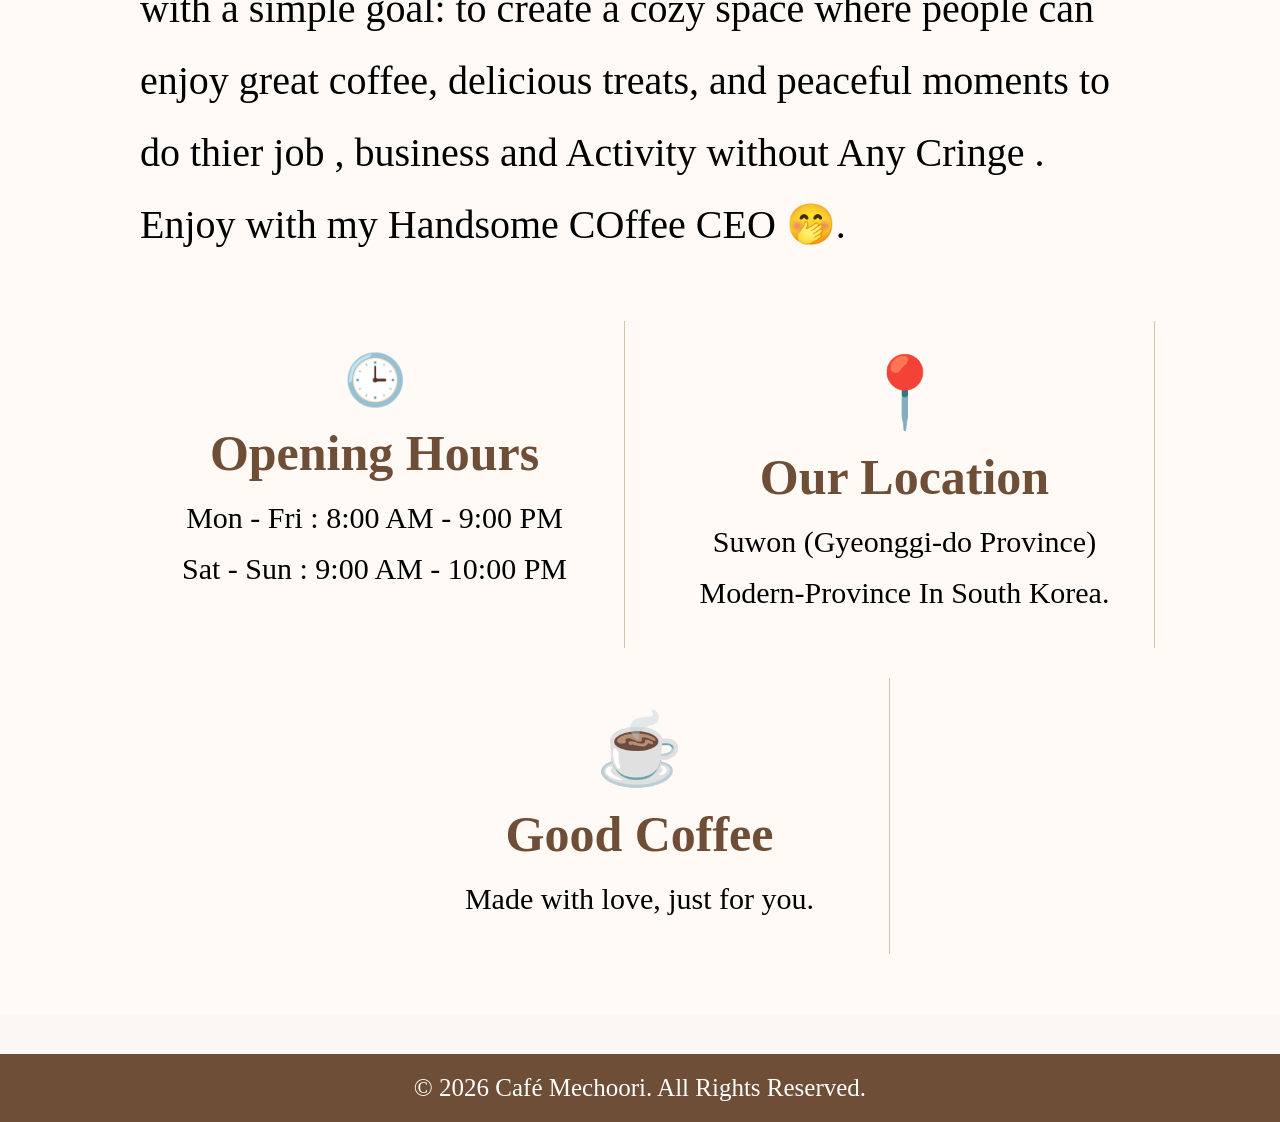
<file: Assigment/about.html>
<!DOCTYPE html>
<html lang="en">
<head>
    <meta charset="UTF-8">
    <meta name="viewport" content="width=device-width, initial-scale=1.0">
    <title>About us</title>
    <title>Café Mechoori</title>
    <link rel="preconnect" href="https://fonts.googleapis.com">
    <link rel="preconnect" href="https://fonts.gstatic.com" crossorigin>
    <link href="https://fonts.googleapis.com/css2?family=Playwrite+GB+S+Guides:ital@0;1&display=swap" rel="stylesheet">
    <link rel="stylesheet" href="style.css">
</head>
<body>
    
    <header> 
  <h1 class="logo">Café Mechoori <span>☕️</span></h1>
  <nav id="navbar">
    <a href="index.html" >Home</a>
    <a href="menu.html">Menu</a>
    <a href="gallery.html" >Gallery</a>
    <a href="about.html" class="active">About Us</a>
    <a href="contact.html">Contact</a>
  </nav>
    </header>
    <section class="welcome">
        <div class="welcome-content">
            <p class="subtitle">Welcome to</p>
            <h2 class="main-title">Café Mechoori</h2>
            <p class="tagline">Good Coffee, Good Mood 🤍</p>
            <a href="" class="menu-btn">View Our Menu</a>
        </div>
    </section>
    <section class="about-section">

    <h1 class="about-title">About Us</h1>

    <div class="line"></div>

    <div class="about-container">

        <!-- LEFT IMAGE -->

        <div class="about-image">
            <img src="/Assigment Img/CG1.jpg" alt="">
        </div>

        <!-- RIGHT TEXT -->

        <div class="about-text">

            <h2>Our Story</h2>

            <p>
                Mechoori Café was founded in   22th   April  2026 <br>
                with a simple goal:
                to create a cozy space where people
                can enjoy great coffee, delicious treats,
                and peaceful moments to do thier job , business and Activity without Any Cringe .
                Enjoy with my Handsome COffee CEO 🤭.
            </p>

        </div>

    </div>

    <!-- INFO BOXES -->

    <div class="info-container">

        <div class="info-box">
            <h2 style="font-size: 50px;">🕒</h2>
            <h3>Opening Hours</h3>

            <p>
                Mon - Fri : 8:00 AM - 9:00 PM
            </p>

            <p>
                Sat - Sun : 9:00 AM - 10:00 PM
            </p>
        </div>

        <div class="info-box">
            <h2>📍</h2>
            <h3>Our Location</h3>

            <p>
                Suwon (Gyeonggi-do Province)
                Modern-Province In South Korea.
            </p>
        </div>

        <div class="info-box">
            <h2>☕️</h2>
            <h3>Good Coffee</h3>

            <p>
                Made with love,
                just for you.
            </p>
        </div>

    </div>

</section>
<footer>
        <p>© 2026 Café Mechoori. All Rights Reserved.</p>
    </footer>
</body>
</html>
</file>
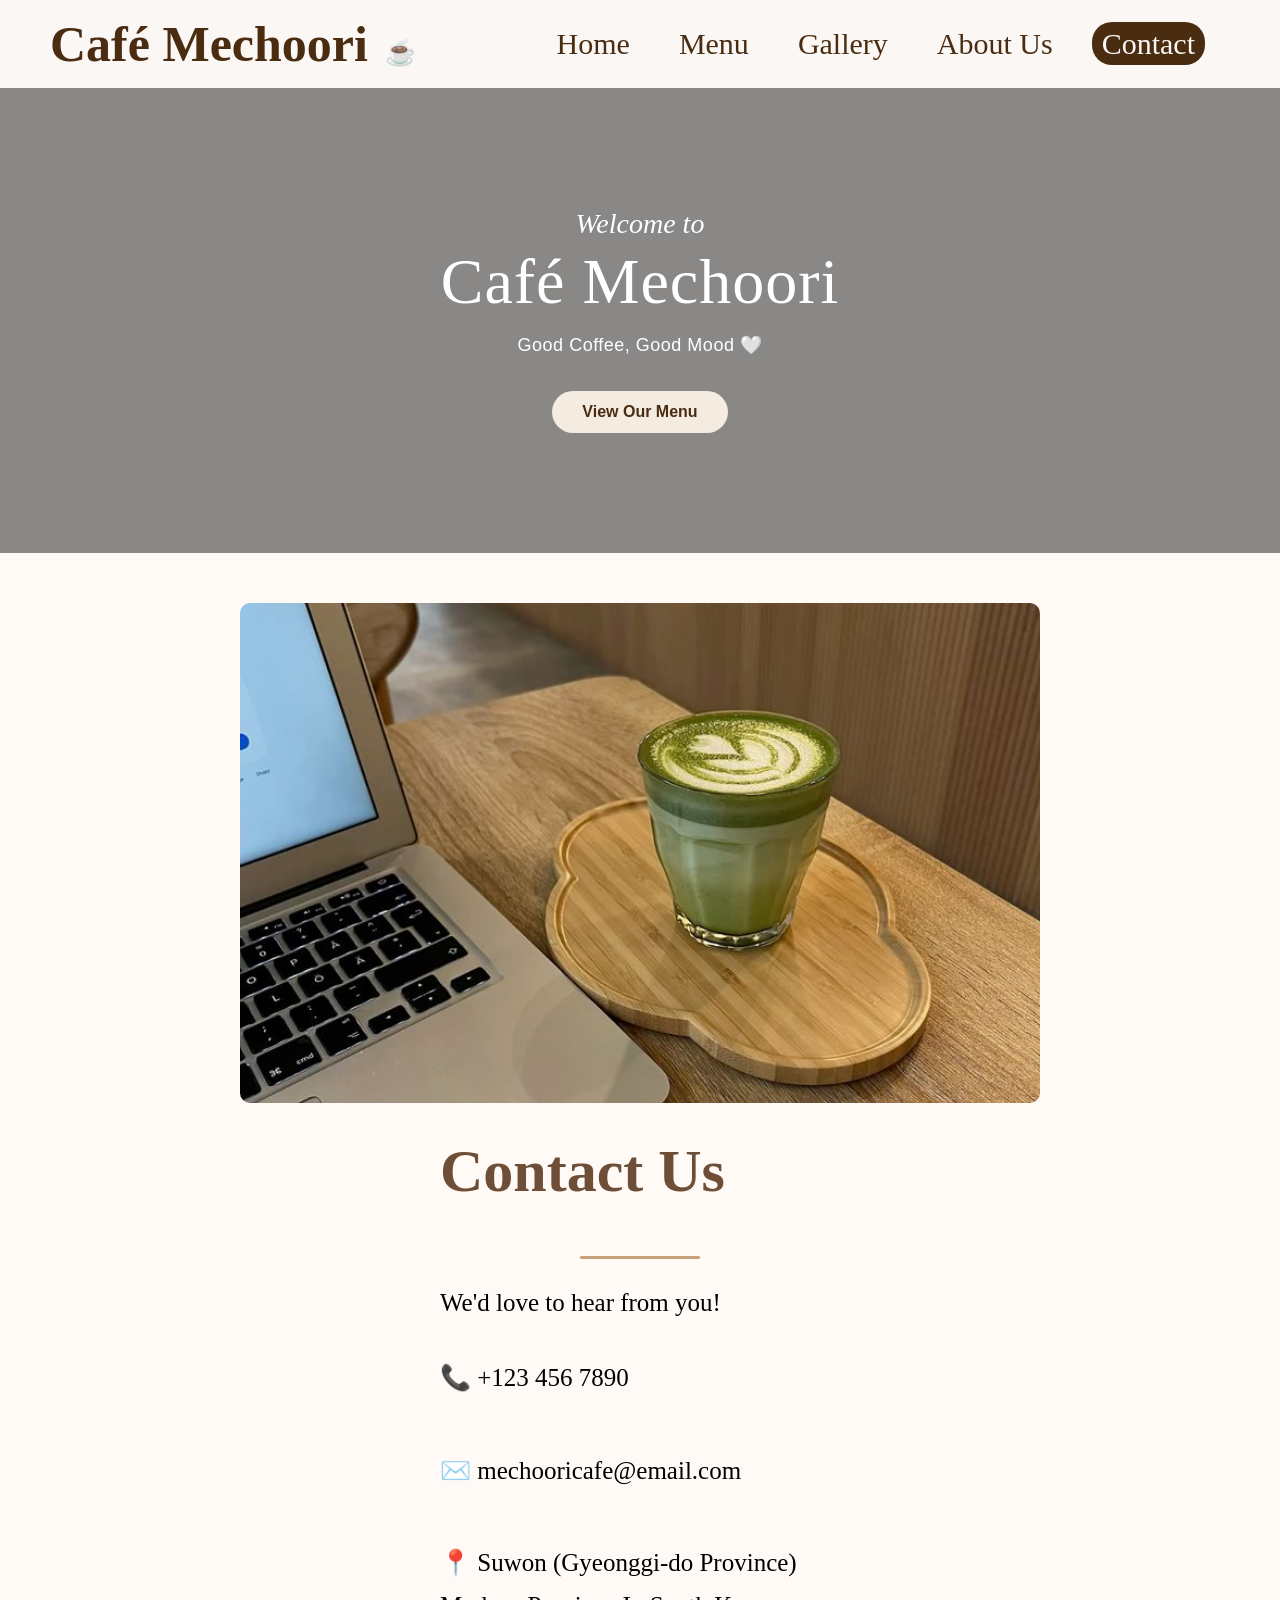
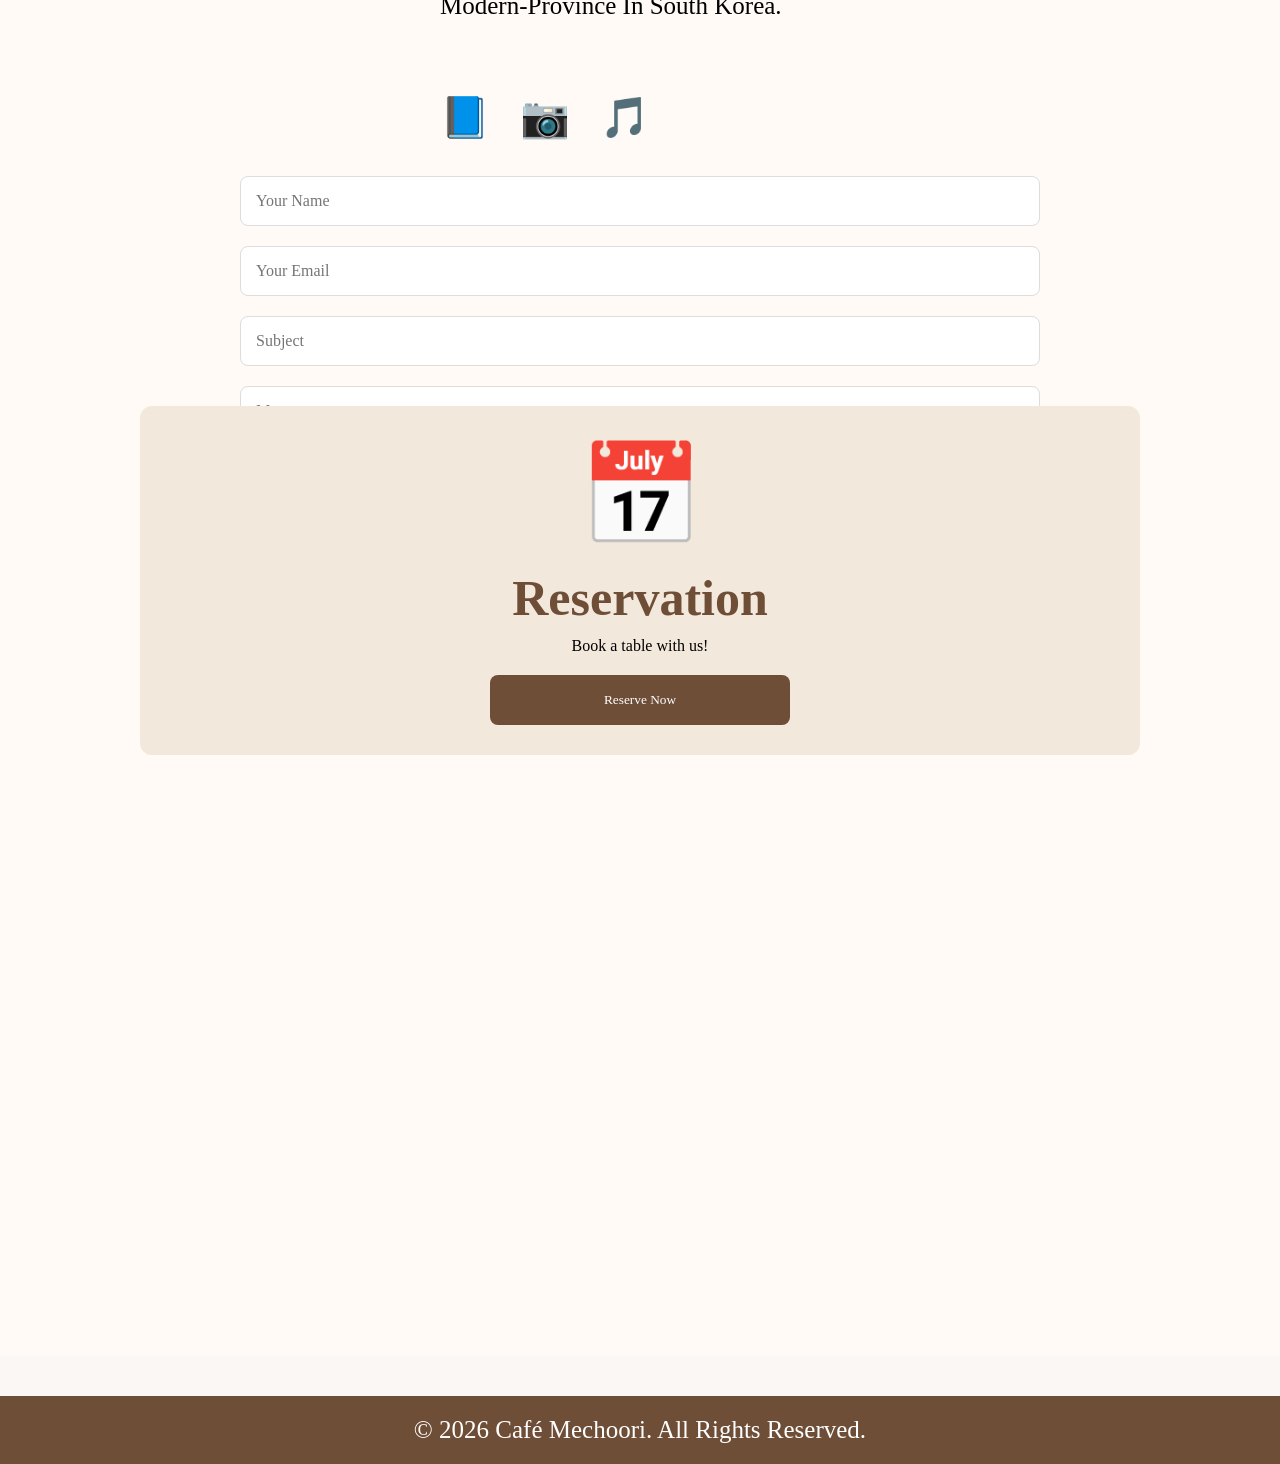
<file: Assigment/contact.html>
<!DOCTYPE html>
<html lang="en">
<head>
    <meta charset="UTF-8">
    <meta name="viewport" content="width=], initial-scale=1.0">
    <title>Café Mechoori</title>
    <link rel="preconnect" href="https://fonts.googleapis.com">
    <link rel="preconnect" href="https://fonts.gstatic.com" crossorigin>
    <link href="https://fonts.googleapis.com/css2?family=Playwrite+GB+S+Guides:ital@0;1&display=swap" rel="stylesheet">
    <link rel="stylesheet" href="style.css">
</head>
<body>
     <header> 
  <h1 class="logo">Café Mechoori <span>☕️</span></h1>
  <nav id="navbar">
    <a href="index.html" >Home</a>
    <a href="menu.html">Menu</a>
    <a href="gallery.html" >Gallery</a>
    <a href="about.html" >About Us</a>
    <a href="contact.html"class="active">Contact</a>
  </nav>
    </header>
    <section class="welcome">
        <div class="welcome-content">
            <p class="subtitle">Welcome to</p>
            <h2 class="main-title">Café Mechoori</h2>
            <p class="tagline">Good Coffee, Good Mood 🤍</p>
            <a href="" class="menu-btn">View Our Menu</a>
        </div>
    </section>
    
    
    
    <section class="contact-section">

    <!-- LEFT IMAGE -->

    <div class="contact-image">
        <img src="/Assigment Img/CS1.jpg" alt="">
    </div>

    <!-- MIDDLE INFO -->

    <div class="contact-info">

        <h1 >Contact Us</h1>

        <div class="line"></div>

        <p>We'd love to hear from you!</p>

        <div class="contact-details">

            <p>📞 +123 456 7890</p>

            <p>✉️ mechooricafe@email.com</p>

            <p>📍 Suwon (Gyeonggi-do Province)
                Modern-Province In South Korea.
            </p>

        </div>

        <div class="social-icons">

            <span>📘</span>
            <span>📷</span>
            <span>🎵</span>

        </div>

    </div>

    <!-- FORM -->

    <div class="contact-form">

        <form>

            <input type="text" placeholder="Your Name">

            <input type="email" placeholder="Your Email">

            <input type="text" placeholder="Subject">

            <textarea placeholder="Message"></textarea>

            <button type="submit">
                Send Message ✈️
            </button>

        </form>

    </div>

    <!-- RIGHT SIDE -->

    <div class="reservation-box">

        <div class="reserve-card">

            <h2>📅</h2>

            <h3>Reservation</h3>

            <p>Book a table with us!</p>

            <button>Reserve Now</button>

        </div>

        
    </div>

</section>
<footer>
        <p>© 2026 Café Mechoori. All Rights Reserved.</p>
    </footer>
</body>
</html>
</file>
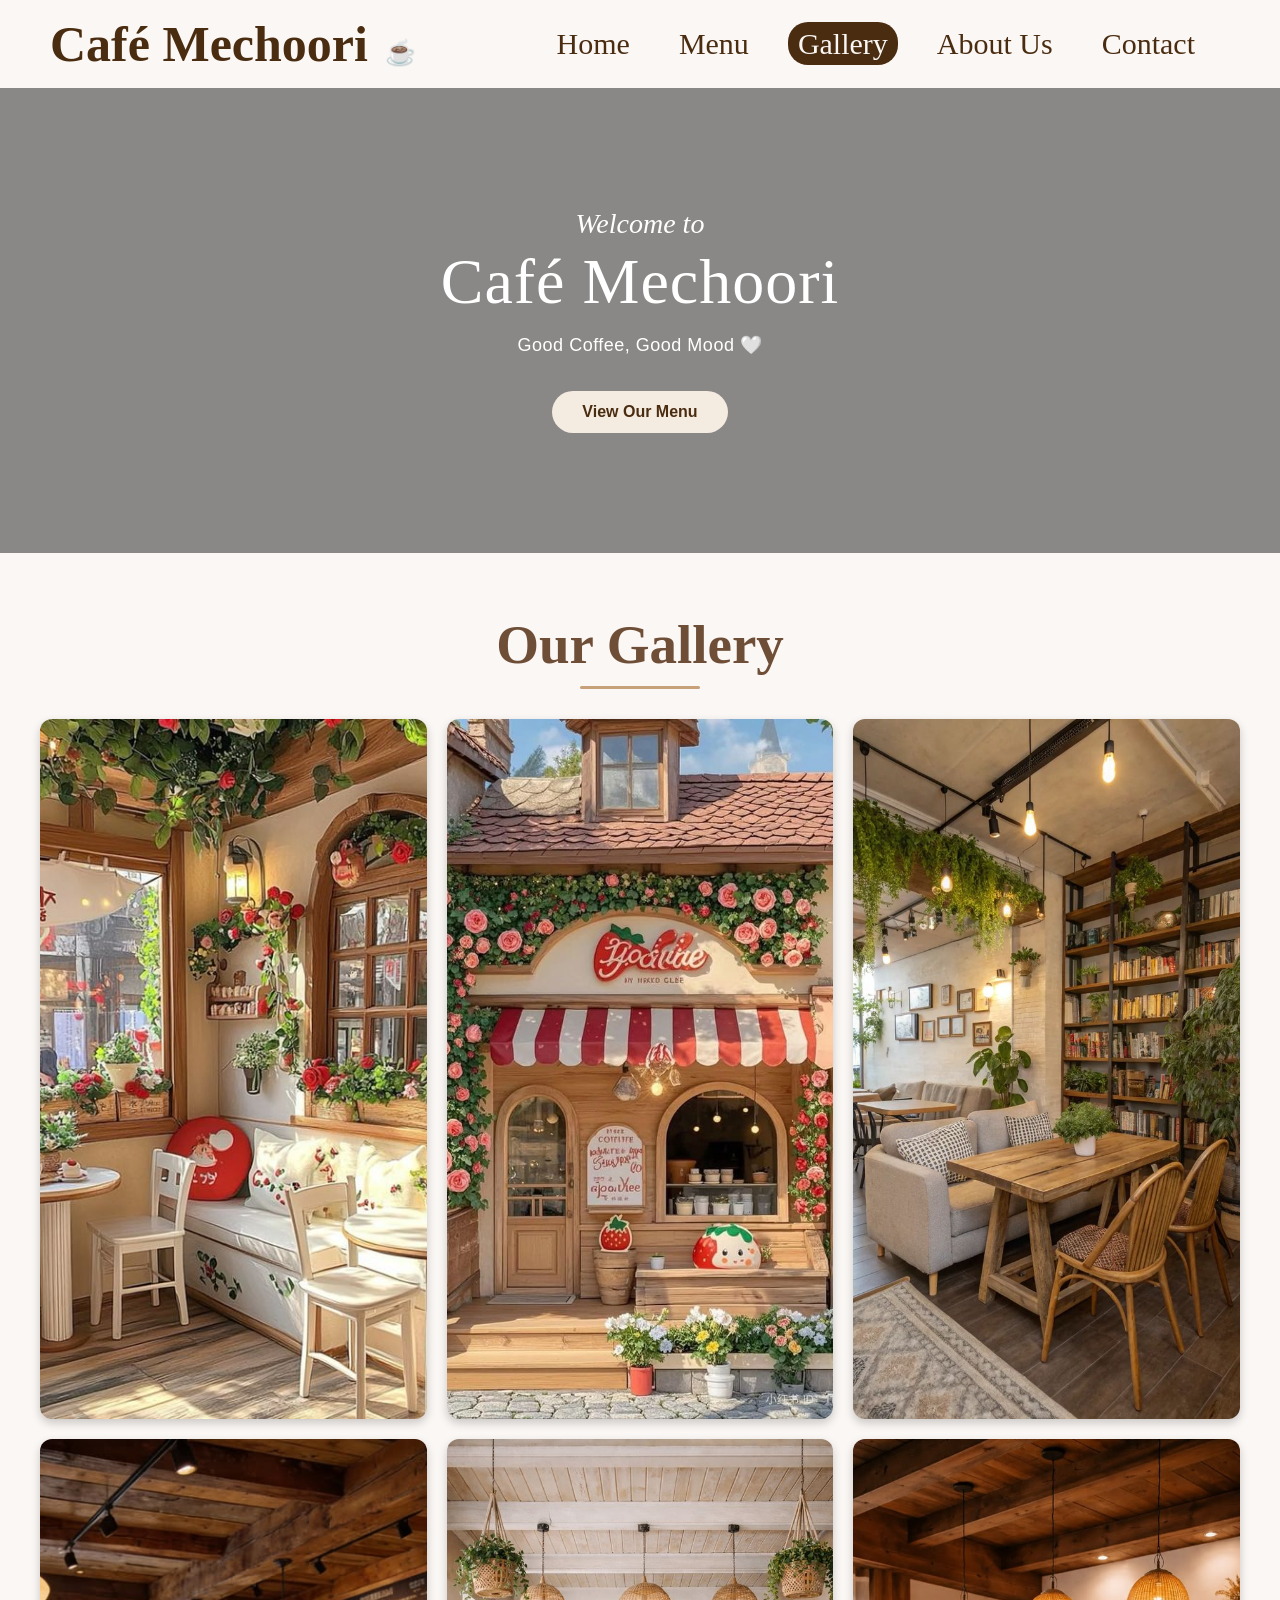
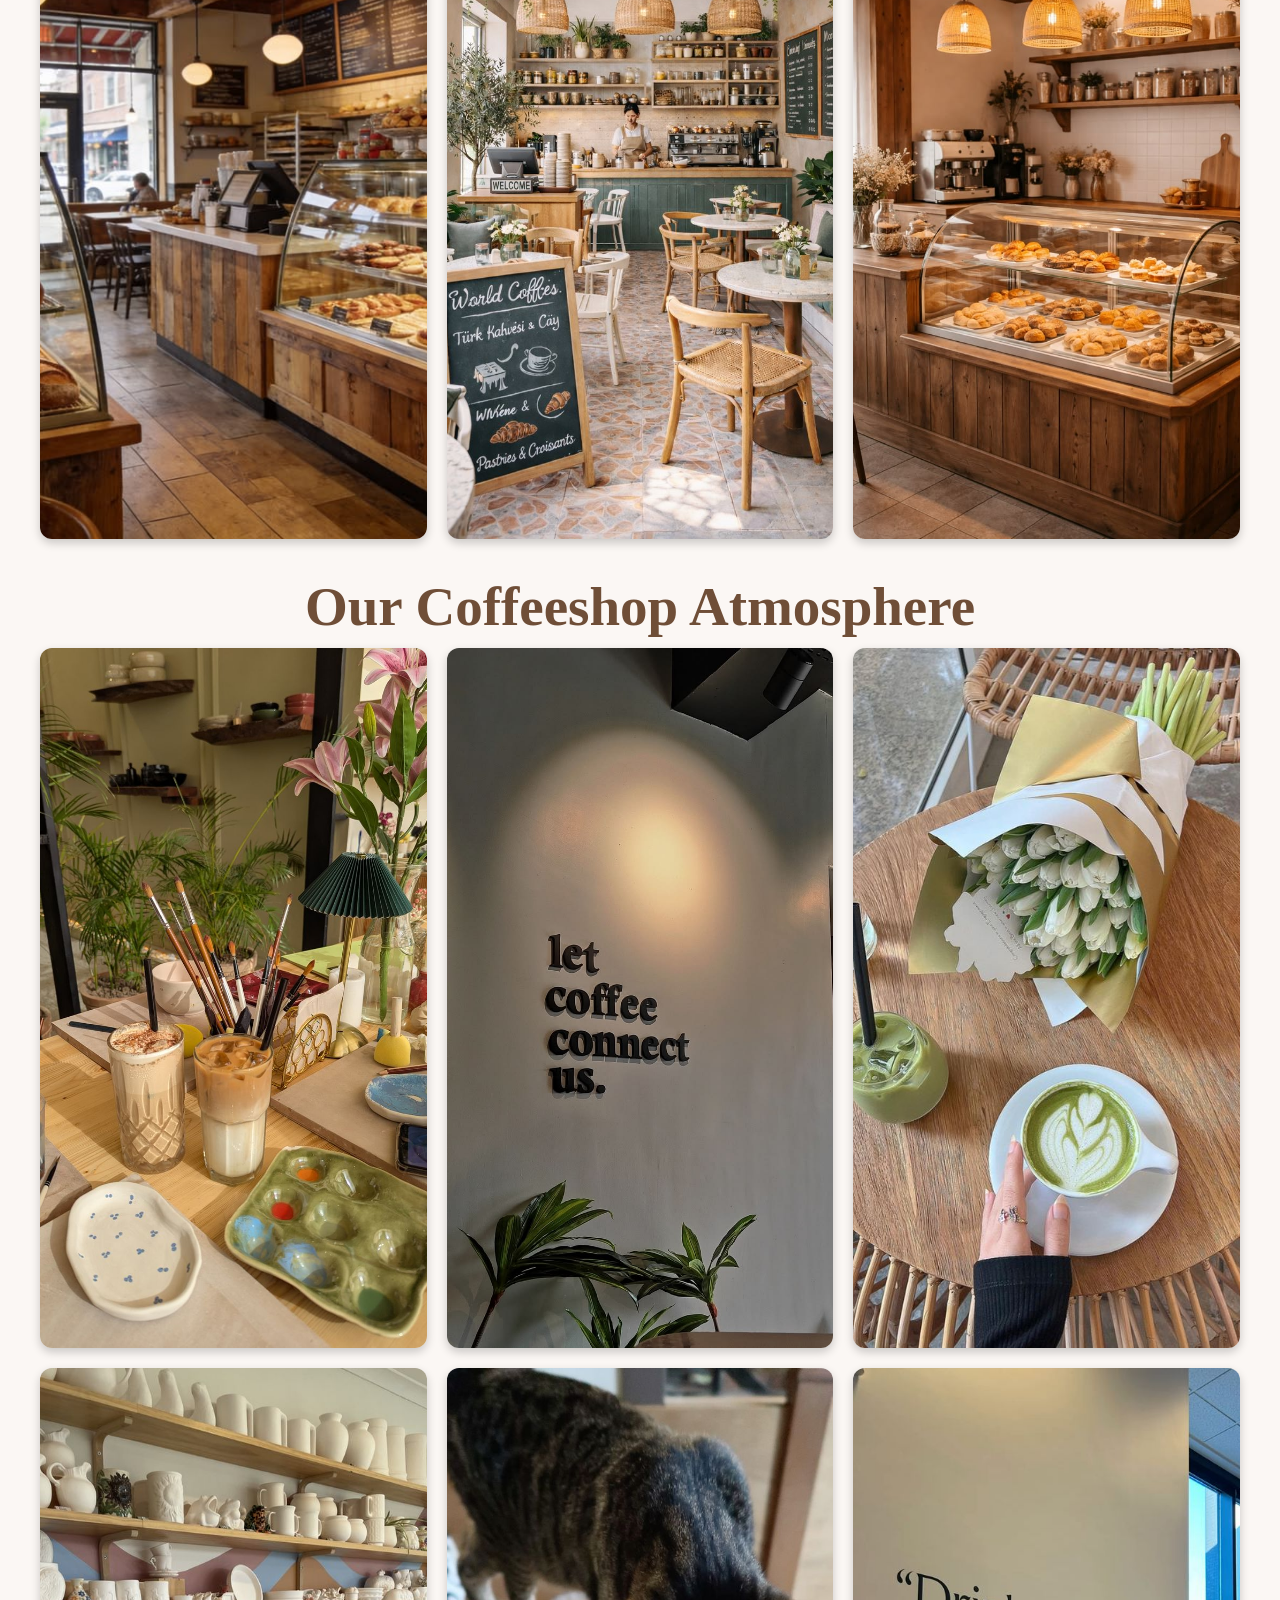
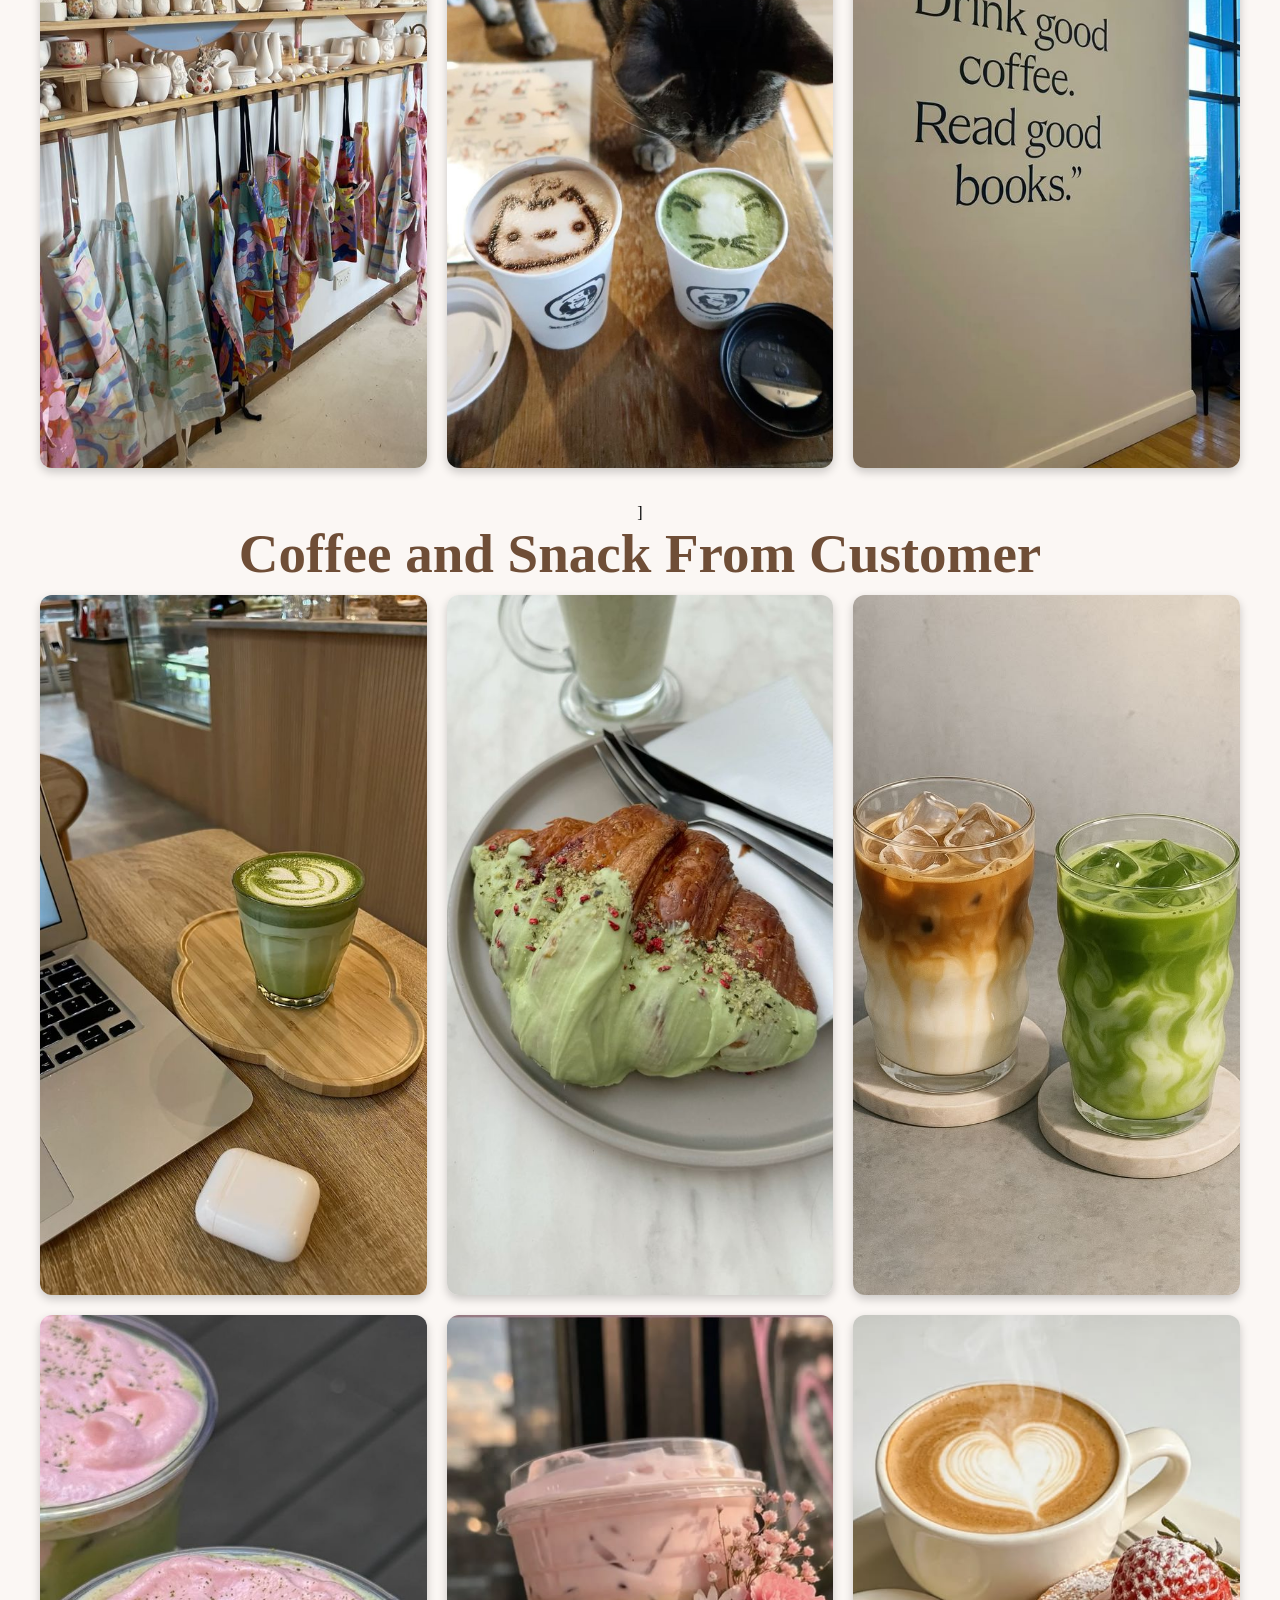
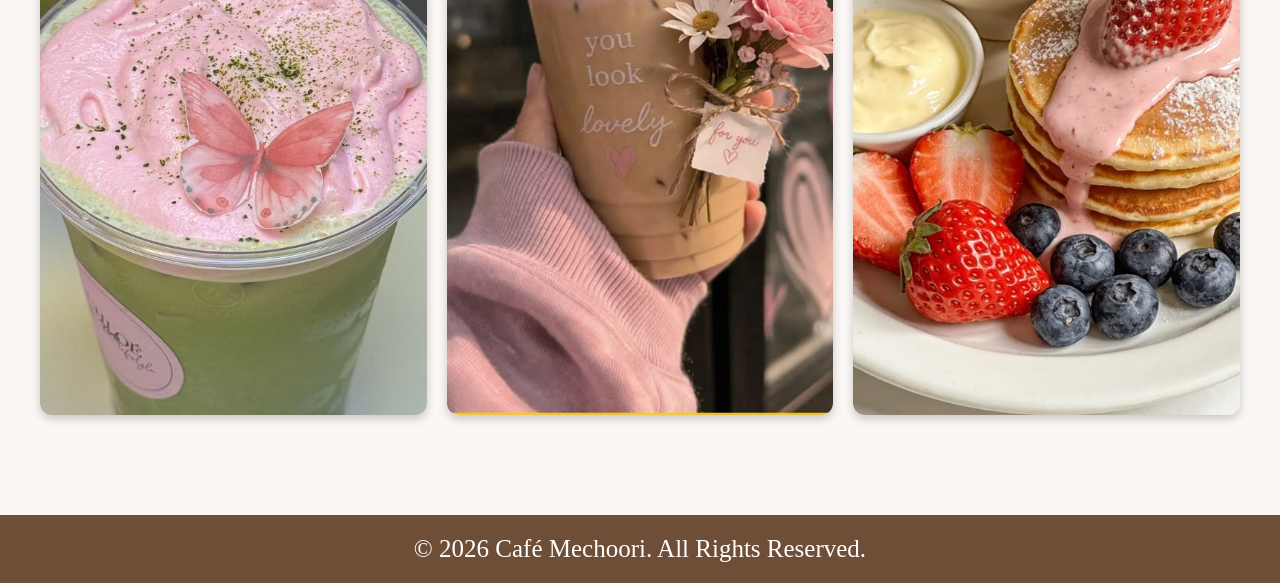
<file: Assigment/gallery.html>
<!DOCTYPE html>
<html lang="en">
<head>
    <meta charset="UTF-8">
    <meta name="viewport" content="width=device-width, initial-scale=1.0">
    <title>Gallery</title>
    <link rel="preconnect" href="https://fonts.googleapis.com">
    <link rel="preconnect" href="https://fonts.gstatic.com" crossorigin>
    <link href="https://fonts.googleapis.com/css2?family=Playwrite+GB+S+Guides:ital@0;1&display=swap" rel="stylesheet">
    <link rel="stylesheet" href="style.css">
</head>
<body>
    <header> 
  <h1 class="logo">Café Mechoori <span>☕️</span></h1>
  <nav id="navbar">
    <a href="index.html" >Home</a>
    <a href="menu.html">Menu</a>
    <a href="gallery.html" class="active">Gallery</a>
    <a href="about.html">About Us</a>
    <a href="contact.html">Contact</a>
  </nav>
    </header>

    <section class="welcome">
        <div class="welcome-content">
            <p class="subtitle">Welcome to</p>
            <h2 class="main-title">Café Mechoori</h2>
            <p class="tagline">Good Coffee, Good Mood 🤍</p>
            <a href="" class="menu-btn">View Our Menu</a>
        </div>
    </section>
    <section class="gallery-section">

    <h1 class="gallery-title">Our Gallery</h1>

    <div class="line"></div>

    <div class="gallery-container">

        <img src="/Assigment Img/CG1.jpg" alt="">
        <img src="/Assigment Img/CG22.jpg" alt="">
        <img src="/Assigment Img/CG3.jpg" alt="">
        <img src="/Assigment Img/CG4.jpg" alt="">
        <img src="/Assigment Img/CG5.jpg" alt="">
        <img src="/Assigment Img/CG6.jpg" alt="">  

    </div>
    <br><br>
    <h2 class="gallery-title">Our Coffeeshop Atmosphere</h2>
    <div class="gallery-container">

        <img src="/Assigment Img/CA1.jpg" alt="">
        <img src="/Assigment Img/CA6.jpg" alt="">
        <img src="/Assigment Img/CA2.jpg" alt="">
        <img src="/Assigment Img/CA3.jpg" alt="">
        <img src="/Assigment Img/CA4.jpg" alt="">
        <img src="/Assigment Img/CA5.jpg" alt="">  

    </div>
    <br><br>]
    <h2 class="gallery-title">Coffee and Snack From Customer</h2>
    <div class="gallery-container">

        <img src="/Assigment Img/CS1.jpg" alt="">
        <img src="/Assigment Img/CS2.jpg" alt="">
        <img src="/Assigment Img/CS3.jpg" alt="">
        <img src="/Assigment Img/CS4.jpg" alt="">
        <img src="/Assigment Img/CS5.jpg" alt="">
        <img src="/Assigment Img/CS6.jpg" alt="">  

    </div>

</section>
    <footer>
        <p>© 2026 Café Mechoori. All Rights Reserved.</p>
    </footer>
</body>
</html>
</file>
<file: style.css>
*{
    
    box-sizing: border-box;
    margin: 0;
    padding: 0;
    font-family: "Playwrite GB J", cursive;
    font-optical-sizing: auto;
}
body{
    
    background-color: #fbf7f4; 
    font-family: 'Playfair Display', serif;
}
footer{
    background-color: #6f4e37;
    color: white;
    text-align: center;
    padding: 20px;
    margin-top: 40px;
    font-size: 25px;
}
header {
    background-color: #fbf7f4; /* Warm cream background */
    padding: 15px 50px;
    display: flex;
    justify-content: space-between; /* Pushes logo left, nav right */
    align-items: center;
}

.logo {
    font-size: 50px;
    color: #4a2c11; /* Dark coffee color */
    margin: 0;
    font-weight: 700px;
    font-family: "Playwrite GB J", cursive;
    font-optical-sizing: auto;
    font-style: normal;
}

.logo span {
    font-size: 50%;
    margin-left: 5px;
}

/* --- Navigation Links --- */
#navbar a {
    color: #4a2c11;
    text-decoration: none;
    margin-right: 25px;
    padding: 5px 10px;
    font-size: 30px;
    font-family: 'Times New Roman', Times, serif, sans-serif; /* Clean, modern font for nav */
    font-weight: 500;
    border-radius: 20px;
    transition: 0.3s ease;
    font-family: "Playwrite GB J", cursive;
    font-optical-sizing: auto;
}

/* The active 'Home' button styling */
#navbar a.active {
    background-color: #4a2c11;
    color: #fbf7f4;
}

/* Hover effect for other items */
#navbar a:hover:not(.active) {
    background-color: #eae0d5;
}

/* --- Hero / Welcome Section --- */
.welcome {
    text-align: center;
    padding: 120px 20px;
    background: linear-gradient(rgba(0,0,0,0.45), rgba(0,0,0,0.45)),
                url('https://images.unsplash.com/photo-1495474472287-4d71bcdd2085?q=80&w=1200');
    background-size: cover;
    background-position: center;
    color: white;
    
}

.welcome-content {
    max-width: 600px;
    margin: 0 auto;
    
}

.subtitle {
    font-size: 28px;
    font-style: italic;
    margin-bottom: 5px;
}

.main-title {
    font-size: 64px;
    margin-top: 0;
    margin-bottom: 15px;
    font-weight: 400;
    letter-spacing: 1px;
}

.tagline {
    font-family: Arial, sans-serif;
    font-size: 18px;
    margin-bottom: 35px;
    letter-spacing: 0.5px;
}

/* View Our Menu Button */
.menu-btn {
    display: inline-block;
    background-color: #f4ece1;
    color: #4a2c11;
    text-decoration: none;
    padding: 12px 30px;
    font-family: Arial, sans-serif;
    font-size: 16px;
    font-weight: bold;
    border-radius: 25px;
    transition: 0.3s;
}

.menu-btn:hover {
    background-color: #4a2c11;
    color: #f4ece1;
}
.best{
    padding: 50px;
    text-align: center;
    font-size: 40px;
    font-family: 'Times New Roman', Times, serif;
    font-style: italic;
    margin-bottom: 20px;
}
.card-container{
    display: flex;
    justify-content: center;
    gap: 20px;
    margin-top: 30px;
    flex-wrap: wrap;
}
.card{
    background-color: white;
    width: 400px;
    border-radius: 10px;
    overflow: hidden;
    box-shadow: 0 4px 8px rgba(0,0,0,0.2);

    transition: 0.3s;
}
.card:hover{
    transform: translateY(-10px);
}
.card img{
    width: 100%;
    height: 500px;
    object-fit: cover;
}
.card h3{
    margin: 40px 0 20px;
    font-size: 45px;
    text-align: center;
    font-family: Georgia, 'Times New Roman', Times, serif;
}

.card p{
    margin-bottom: 35px;
    font-size: 45px;
    text-align: center;
    font-family: 'Times New Roman';
}
.pic{
    text-align: center;
}

.pic img{
    width: 1500px;
    /* max-width: 400px; */
    height: 1400px;
    
}
* SECTION */

.menu-section{
    padding: 60px 40px;
}

/* MAIN TITLE */

#menu-title{
    text-align: center;
    font-size: 55px;
    margin-bottom: 50px;
    
}

/* CATEGORY TITLES */
#non,
#cafe,
#snack{
    font-size: 35px;
    margin: 40px 0 20px;
    color: #6f4e37;
}

h3{
    text-align: center;
}

/* MENU CONTAINER */

.menu-container,
#noncofe,
#snack-menu{

    display: flex;

    justify-content: center;

    gap: 25px;

    flex-wrap: wrap;

    margin-bottom: 50px;
}

/* CARDS */

.menu-card{
    background-color: white;

    width: 260px;

    border-radius: 15px;

    overflow: hidden;

    box-shadow: 0 4px 10px rgba(0,0,0,0.15);

    transition: 0.3s;
}

.menu-card:hover{
    transform: translateY(-10px);
}

/* IMAGE */

.menu-card img{
    width: 100%;
    height: 200px;
    object-fit: cover;
}

/* TEXT */

.menu-card h3{
    padding: 20px;
    font-size: 20px;
    line-height: 1.6;
}
.gallery-section{
    padding: 60px 40px;

    text-align: center;
}

/* TITLE */

.gallery-title{
    font-size: 55px;
    color: #6f4e37;
    margin-bottom: 10px;
}

/* SMALL LINE */

.line{
    width: 120px;
    height: 3px;
    background-color: #c7a17a;
    margin: auto;
    margin-bottom: 40px;
    border-radius: 10px;
}

/* GRID */

.gallery-container{

    display: grid;
    grid-template-columns: repeat(3,1fr);
    gap: 20px;
    max-width: 2200px;
    margin: auto;
}

/* IMAGE */

.gallery-container img{

    width: 100%;
    height: 700px;
    object-fit: cover;
    border-radius: 12px;
    transition: 0.3s;
    box-shadow: 0 4px 10px rgba(0,0,0,0.2);
}

/* HOVER */

.gallery-container img:hover{

    transform: scale(1.05);
}
.about-section{

    padding: 60px 40px;
    background-color: #fffaf5;
}

/* TITLE */

.about-title{

    text-align: center;
    font-size: 55px;
    color: #6f4e37;
    font-family: 'Playfair Display', serif;
    margin-bottom: 10px;
}

/* LINE */

.line{

    width: 120px;
    height: 3px;
    background-color: #c7a17a;
    margin: auto;
    margin-bottom: 50px;
    border-radius: 10px;
}

/* TOP CONTAINER */

.about-container{

    display: flex;
    justify-content: center;
    align-items: center;
    gap: 50px;
    flex-wrap: wrap;
    margin-bottom: 60px;
}

/* IMAGE */

.about-image img{

    width: 1200px;
    height: 650px;
    border-radius: 15px;
    box-shadow: 10px 4px  rgba(0,0,0,0.2);
}

/* TEXT */

.about-text{

    width: 1000px;
}

.about-text h2{

    font-size: 50px;
    margin-bottom: 20px;
    color: #6f4e37;
}

.about-text p{

    line-height: 1.8;
    font-size: 40px;
}
/* INFO CONTAINER */

.info-container{

    display: flex;
    justify-content: center;
    gap: 30px;
    flex-wrap: wrap;
}

/* INFO BOX */

.info-box{

    width: 500px;
    text-align: center;
    padding: 30px 20px;
    border-right: 1px solid #d8c2a8;
}

.info-box h2{

    font-size: 70px;
    margin-bottom: 15px;
}

.info-box h3{
    font-size: 50px;
    margin-bottom: 10px;
    color: #6f4e37;
}

.info-box p{
    font-size: 30px;
    line-height: 1.7;
}
.contact-section{

    display: flex;
    justify-content: center;
    gap: 30px;
    padding: 50px;
    background-color: #fffaf5;
    flex-wrap: wrap;
}

/* LEFT IMAGE */

.contact-image img{

    width: 800px;
    height: 500px;
    object-fit: cover;
    border-radius: 10px;
}

/* CONTACT INFO */

.contact-info{

    width: 400px;
}

.contact-info h1{

    font-size: 60px;
    color: #6f4e37;
    margin-bottom: 50px;
}
.contact-info p{
    font-size: 25px;
}

/* LINE */

.line{

    width: 120px;
    height: 3px;
    background-color: #c7a17a;
    margin-bottom: 30px;
    border-radius: 10px;
}

/* DETAILS */

.contact-details{

    margin-top: 40px;
}

.contact-details p{
    margin-bottom: 50px;
    font-size: 25px;
    line-height: 1.7;
}

/* SOCIAL */

.social-icons{
    font-size: 60px;
    margin-top: 40px;
}

.social-icons span{

    font-size: 40px;
    margin-right: 15px;
    cursor: pointer;
}

/* FORM */

.contact-form{
    font-size: 50px;
    width: 800px;
    height: 200px;
}

form{

    display: flex;

    flex-direction: column;
}

input,
textarea{

    margin-bottom: 20px;

    padding: 15px;

    border: 1px solid #ddd;

    border-radius: 8px;

    font-size: 16px;
}

textarea{

    height: 150px;

    resize: none;
}

/* BUTTON */

button{
    width: 300px;
    height: 50px;
    background-color: #6f4e37;

    color: white;

    border: none;

    padding: 14px;

    border-radius: 8px;

    cursor: pointer;

    transition: 0.3s;
}

button:hover{

    background-color: #8b5e3c;
}

/* RESERVATION */

.reservation-box{

    width: 1000px;
    height: 900px;
}

.reserve-card{

    background-color: #f3e8dc;

    padding: 30px;

    border-radius: 12px;

    text-align: center;

    margin-bottom: 20px;
    
}

.reserve-card h2{

    font-size: 100px;

    margin-bottom: 15px;
}

.reserve-card h3{
    font-size: 50px;

    margin-bottom: 10px;

    color: #6f4e37;
}

.reserve-card p{

    margin-bottom: 20px;
    
}

/* IMAGE */

.reservation-box img{

    width: 100%;

    border-radius: 12px;

    height: 450px;

    object-fit: cover;
}
</file>
<file: Assigment/style.css>
*{
    
    box-sizing: border-box;
    margin: 0;
    padding: 0;
    font-family: "Playwrite GB J", cursive;
    font-optical-sizing: auto;
}
body{
    
    background-color: #fbf7f4; 
    font-family: 'Playfair Display', serif;
}
footer{
    background-color: #6f4e37;
    color: white;
    text-align: center;
    padding: 20px;
    margin-top: 40px;
    font-size: 25px;
}
header {
    background-color: #fbf7f4; /* Warm cream background */
    padding: 15px 50px;
    display: flex;
    justify-content: space-between; /* Pushes logo left, nav right */
    align-items: center;
}

.logo {
    font-size: 50px;
    color: #4a2c11; /* Dark coffee color */
    margin: 0;
    font-weight: 700px;
    font-family: "Playwrite GB J", cursive;
    font-optical-sizing: auto;
    font-style: normal;
}

.logo span {
    font-size: 50%;
    margin-left: 5px;
}

/* --- Navigation Links --- */
#navbar a {
    color: #4a2c11;
    text-decoration: none;
    margin-right: 25px;
    padding: 5px 10px;
    font-size: 30px;
    font-family: 'Times New Roman', Times, serif, sans-serif; /* Clean, modern font for nav */
    font-weight: 500;
    border-radius: 20px;
    transition: 0.3s ease;
    font-family: "Playwrite GB J", cursive;
    font-optical-sizing: auto;
}

/* The active 'Home' button styling */
#navbar a.active {
    background-color: #4a2c11;
    color: #fbf7f4;
}

/* Hover effect for other items */
#navbar a:hover:not(.active) {
    background-color: #eae0d5;
}

/* --- Hero / Welcome Section --- */
.welcome {
    text-align: center;
    padding: 120px 20px;
    background: linear-gradient(rgba(0,0,0,0.45), rgba(0,0,0,0.45)),
                url('https://images.unsplash.com/photo-1495474472287-4d71bcdd2085?q=80&w=1200');
    background-size: cover;
    background-position: center;
    color: white;
    
}

.welcome-content {
    max-width: 600px;
    margin: 0 auto;
    
}

.subtitle {
    font-size: 28px;
    font-style: italic;
    margin-bottom: 5px;
}

.main-title {
    font-size: 64px;
    margin-top: 0;
    margin-bottom: 15px;
    font-weight: 400;
    letter-spacing: 1px;
}

.tagline {
    font-family: Arial, sans-serif;
    font-size: 18px;
    margin-bottom: 35px;
    letter-spacing: 0.5px;
}

/* View Our Menu Button */
.menu-btn {
    display: inline-block;
    background-color: #f4ece1;
    color: #4a2c11;
    text-decoration: none;
    padding: 12px 30px;
    font-family: Arial, sans-serif;
    font-size: 16px;
    font-weight: bold;
    border-radius: 25px;
    transition: 0.3s;
}

.menu-btn:hover {
    background-color: #4a2c11;
    color: #f4ece1;
}
.best{
    padding: 50px;
    text-align: center;
    font-size: 40px;
    font-family: 'Times New Roman', Times, serif;
    font-style: italic;
    margin-bottom: 20px;
}
.card-container{
    display: flex;
    justify-content: center;
    gap: 20px;
    margin-top: 30px;
    flex-wrap: wrap;
}
.card{
    background-color: white;
    width: 400px;
    border-radius: 10px;
    overflow: hidden;
    box-shadow: 0 4px 8px rgba(0,0,0,0.2);

    transition: 0.3s;
}
.card:hover{
    transform: translateY(-10px);
}
.card img{
    width: 100%;
    height: 500px;
    object-fit: cover;
}
.card h3{
    margin: 40px 0 20px;
    font-size: 45px;
    text-align: center;
    font-family: Georgia, 'Times New Roman', Times, serif;
}

.card p{
    margin-bottom: 35px;
    font-size: 45px;
    text-align: center;
    font-family: 'Times New Roman';
}
.pic{
    text-align: center;
}

.pic img{
    width: 1500px;
    /* max-width: 400px; */
    height: 1400px;
    
}
* SECTION */

.menu-section{
    padding: 60px 40px;
}

/* MAIN TITLE */

#menu-title{
    text-align: center;
    font-size: 55px;
    margin-bottom: 50px;
    
}

/* CATEGORY TITLES */
#non,
#cafe,
#snack{
    font-size: 35px;
    margin: 40px 0 20px;
    color: #6f4e37;
}

h3{
    text-align: center;
}

/* MENU CONTAINER */

.menu-container,
#noncofe,
#snack-menu{

    display: flex;

    justify-content: center;

    gap: 25px;

    flex-wrap: wrap;

    margin-bottom: 50px;
}

/* CARDS */

.menu-card{
    background-color: white;

    width: 260px;

    border-radius: 15px;

    overflow: hidden;

    box-shadow: 0 4px 10px rgba(0,0,0,0.15);

    transition: 0.3s;
}

.menu-card:hover{
    transform: translateY(-10px);
}

/* IMAGE */

.menu-card img{
    width: 100%;
    height: 200px;
    object-fit: cover;
}

/* TEXT */

.menu-card h3{
    padding: 20px;
    font-size: 20px;
    line-height: 1.6;
}
.gallery-section{
    padding: 60px 40px;

    text-align: center;
}

/* TITLE */

.gallery-title{
    font-size: 55px;
    color: #6f4e37;
    margin-bottom: 10px;
}

/* SMALL LINE */

.line{
    width: 120px;
    height: 3px;
    background-color: #c7a17a;
    margin: auto;
    margin-bottom: 40px;
    border-radius: 10px;
}

/* GRID */

.gallery-container{

    display: grid;
    grid-template-columns: repeat(3,1fr);
    gap: 20px;
    max-width: 2200px;
    margin: auto;
}

/* IMAGE */

.gallery-container img{

    width: 100%;
    height: 700px;
    object-fit: cover;
    border-radius: 12px;
    transition: 0.3s;
    box-shadow: 0 4px 10px rgba(0,0,0,0.2);
}

/* HOVER */

.gallery-container img:hover{

    transform: scale(1.05);
}
.about-section{

    padding: 60px 40px;
    background-color: #fffaf5;
}

/* TITLE */

.about-title{

    text-align: center;
    font-size: 55px;
    color: #6f4e37;
    font-family: 'Playfair Display', serif;
    margin-bottom: 10px;
}

/* LINE */

.line{

    width: 120px;
    height: 3px;
    background-color: #c7a17a;
    margin: auto;
    margin-bottom: 50px;
    border-radius: 10px;
}

/* TOP CONTAINER */

.about-container{

    display: flex;
    justify-content: center;
    align-items: center;
    gap: 50px;
    flex-wrap: wrap;
    margin-bottom: 60px;
}

/* IMAGE */

.about-image img{

    width: 1200px;
    height: 650px;
    border-radius: 15px;
    box-shadow: 10px 4px  rgba(0,0,0,0.2);
}

/* TEXT */

.about-text{

    width: 1000px;
}

.about-text h2{

    font-size: 50px;
    margin-bottom: 20px;
    color: #6f4e37;
}

.about-text p{

    line-height: 1.8;
    font-size: 40px;
}
/* INFO CONTAINER */

.info-container{

    display: flex;
    justify-content: center;
    gap: 30px;
    flex-wrap: wrap;
}

/* INFO BOX */

.info-box{

    width: 500px;
    text-align: center;
    padding: 30px 20px;
    border-right: 1px solid #d8c2a8;
}

.info-box h2{

    font-size: 70px;
    margin-bottom: 15px;
}

.info-box h3{
    font-size: 50px;
    margin-bottom: 10px;
    color: #6f4e37;
}

.info-box p{
    font-size: 30px;
    line-height: 1.7;
}
.contact-section{

    display: flex;
    justify-content: center;
    gap: 30px;
    padding: 50px;
    background-color: #fffaf5;
    flex-wrap: wrap;
}

/* LEFT IMAGE */

.contact-image img{

    width: 800px;
    height: 500px;
    object-fit: cover;
    border-radius: 10px;
}

/* CONTACT INFO */

.contact-info{

    width: 400px;
}

.contact-info h1{

    font-size: 60px;
    color: #6f4e37;
    margin-bottom: 50px;
}
.contact-info p{
    font-size: 25px;
}

/* LINE */

.line{

    width: 120px;
    height: 3px;
    background-color: #c7a17a;
    margin-bottom: 30px;
    border-radius: 10px;
}

/* DETAILS */

.contact-details{

    margin-top: 40px;
}

.contact-details p{
    margin-bottom: 50px;
    font-size: 25px;
    line-height: 1.7;
}

/* SOCIAL */

.social-icons{
    font-size: 60px;
    margin-top: 40px;
}

.social-icons span{

    font-size: 40px;
    margin-right: 15px;
    cursor: pointer;
}

/* FORM */

.contact-form{
    font-size: 50px;
    width: 800px;
    height: 200px;
}

form{

    display: flex;

    flex-direction: column;
}

input,
textarea{

    margin-bottom: 20px;

    padding: 15px;

    border: 1px solid #ddd;

    border-radius: 8px;

    font-size: 16px;
}

textarea{

    height: 150px;

    resize: none;
}

/* BUTTON */

button{
    width: 300px;
    height: 50px;
    background-color: #6f4e37;

    color: white;

    border: none;

    padding: 14px;

    border-radius: 8px;

    cursor: pointer;

    transition: 0.3s;
}

button:hover{

    background-color: #8b5e3c;
}

/* RESERVATION */

.reservation-box{

    width: 1000px;
    height: 900px;
}

.reserve-card{

    background-color: #f3e8dc;

    padding: 30px;

    border-radius: 12px;

    text-align: center;

    margin-bottom: 20px;
    
}

.reserve-card h2{

    font-size: 100px;

    margin-bottom: 15px;
}

.reserve-card h3{
    font-size: 50px;

    margin-bottom: 10px;

    color: #6f4e37;
}

.reserve-card p{

    margin-bottom: 20px;
    
}

/* IMAGE */

.reservation-box img{

    width: 100%;

    border-radius: 12px;

    height: 450px;

    object-fit: cover;
}
</file>
